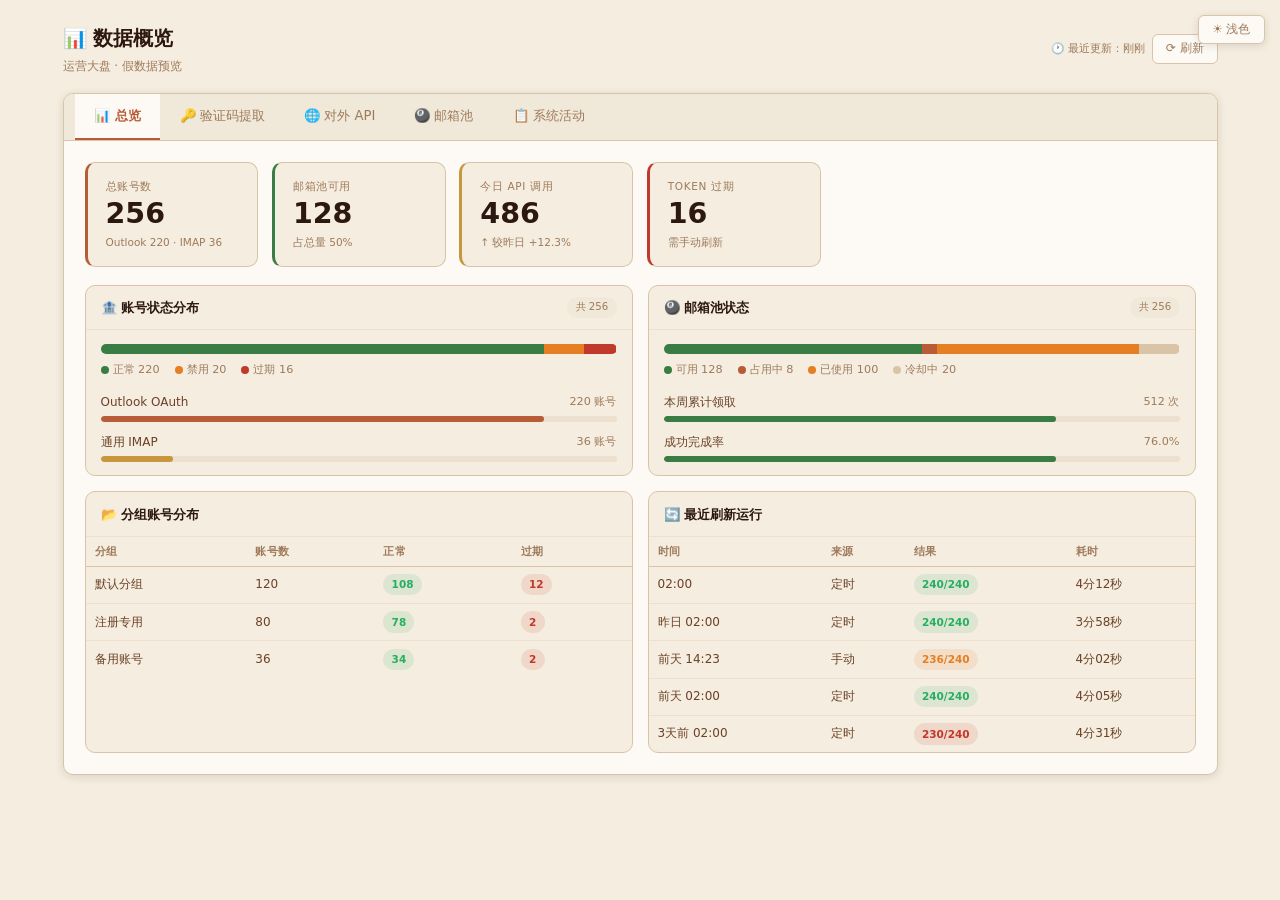
<file: preview_dashboard.html>
<!DOCTYPE html>
<html lang="zh-CN">
<head>
<meta charset="UTF-8">
<meta name="viewport" content="width=device-width, initial-scale=1.0">
<title>数据概览 — 预览样例</title>
<style>
/* ============ CSS 变量（复用现有设计系统） ============ */
:root {
  --clr-primary:       #B85C38;
  --clr-primary-dark:  #8E3E22;
  --clr-primary-light: #D4795A;
  --clr-accent:        #C8963E;
  --clr-jade:          #3A7D44;
  --clr-jade-light:    #5AA35F;
  --clr-danger:        #C0392B;
  --clr-success:       #27AE60;
  --clr-warn:          #E67E22;
  --bg:                #F5EDE0;
  --bg-card:           #FDFAF5;
  --text:              #2C1810;
  --text-secondary:    #6B4226;
  --text-muted:        #9E7A5A;
  --border:            #D9C4A8;
  --border-light:      #EDE0CE;
  --bg-secondary:      #F0E8D8;
  --shadow:            rgba(44, 24, 16, 0.12);
  --font-sans: 'PingFang SC', 'Noto Sans SC', 'Microsoft YaHei', system-ui, sans-serif;
  --radius:    10px;
  --radius-sm: 6px;
}
[data-theme="dark"] {
  --bg:           #1A1208;
  --bg-card:      #241A0F;
  --text:         #EDD9BE;
  --text-secondary: #C9A97A;
  --text-muted:   #8C7058;
  --border:       #3D2C1E;
  --border-light: #2E2014;
  --bg-secondary: #1E1609;
  --shadow:       rgba(0,0,0,0.4);
}

/* ============ Reset ============ */
*, *::before, *::after { box-sizing: border-box; margin: 0; padding: 0; }
html { font-size: 15px; height: 100%; }
body {
  font-family: var(--font-sans);
  background: var(--bg);
  color: var(--text);
  min-height: 100%;
  line-height: 1.6;
}
::-webkit-scrollbar { width: 6px; height: 6px; }
::-webkit-scrollbar-track { background: transparent; }
::-webkit-scrollbar-thumb { background: var(--border); border-radius: 3px; }

/* ============ 页面外壳 ============ */
.page-shell {
  max-width: 1200px;
  margin: 0 auto;
  padding: 1.5rem;
}
.page-header {
  display: flex;
  align-items: center;
  justify-content: space-between;
  margin-bottom: 1.2rem;
  flex-wrap: wrap;
  gap: 0.5rem;
}
.page-title {
  font-size: 1.3rem;
  font-weight: 700;
  display: flex;
  align-items: center;
  gap: 0.5rem;
}
.page-subtitle {
  font-size: 0.78rem;
  color: var(--text-muted);
  margin-top: 0.2rem;
}
.header-actions {
  display: flex;
  align-items: center;
  gap: 0.5rem;
}
.btn-sm {
  padding: 0.35rem 0.85rem;
  border: 1px solid var(--border);
  border-radius: var(--radius-sm);
  background: var(--bg-card);
  color: var(--text-muted);
  font-size: 0.8rem;
  font-family: inherit;
  cursor: pointer;
  display: inline-flex;
  align-items: center;
  gap: 0.35rem;
  transition: all 0.2s;
}
.btn-sm:hover { color: var(--clr-primary); border-color: var(--clr-primary); }
.btn-sm.active { background: var(--clr-primary); color: #fff; border-color: var(--clr-primary); }

/* ============ Tab 导航（复用 settings-tab 风格） ============ */
.overview-tab-shell {
  background: var(--bg-card);
  border: 1px solid var(--border);
  border-radius: var(--radius);
  box-shadow: 0 2px 10px var(--shadow);
  overflow: hidden;
}
.ov-tab-nav {
  display: flex;
  gap: 0;
  border-bottom: 1px solid var(--border);
  overflow-x: auto;
  background: var(--bg-secondary);
  padding: 0 0.75rem;
}
.ov-tab-nav::-webkit-scrollbar { height: 0; }
.ov-tab {
  padding: 0.85rem 1.3rem;
  background: none;
  border: none;
  border-bottom: 3px solid transparent;
  margin-bottom: -1px;
  font-size: 0.88rem;
  font-weight: 500;
  color: var(--text-muted);
  cursor: pointer;
  white-space: nowrap;
  display: flex;
  align-items: center;
  gap: 0.4rem;
  font-family: inherit;
  transition: color 0.2s, background 0.2s, border-color 0.2s;
  flex-shrink: 0;
}
.ov-tab:hover { color: var(--text); background: rgba(184,92,56,0.05); }
.ov-tab.active {
  color: var(--clr-primary);
  font-weight: 700;
  border-bottom-color: var(--clr-primary);
  background: var(--bg-card);
}
.ov-tab-pane { display: none; padding: 1.4rem; }
.ov-tab-pane.active { display: block; }

/* ============ KPI 卡片 ============ */
.kpi-row {
  display: grid;
  grid-template-columns: repeat(auto-fill, minmax(160px, 1fr));
  gap: 0.9rem;
  margin-bottom: 1.2rem;
}
.kpi-card {
  background: var(--bg);
  border: 1px solid var(--border);
  border-radius: var(--radius);
  padding: 1rem 1.2rem;
  display: flex;
  flex-direction: column;
  gap: 0.35rem;
  transition: transform 0.2s, box-shadow 0.2s;
}
.kpi-card:hover { transform: translateY(-2px); box-shadow: 0 4px 16px var(--shadow); }
.kpi-label { font-size: 0.7rem; color: var(--text-muted); text-transform: uppercase; letter-spacing: 0.06em; }
.kpi-value { font-size: 1.9rem; font-weight: 800; color: var(--text); line-height: 1; }
.kpi-note  { font-size: 0.7rem; color: var(--text-muted); }
.kpi-card.kpi-primary { border-left: 3px solid var(--clr-primary); }
.kpi-card.kpi-success { border-left: 3px solid var(--clr-jade); }
.kpi-card.kpi-danger  { border-left: 3px solid var(--clr-danger); }
.kpi-card.kpi-accent  { border-left: 3px solid var(--clr-accent); }
.kpi-card.kpi-warn    { border-left: 3px solid var(--clr-warn); }

/* ============ 两列网格 ============ */
.two-col { display: grid; grid-template-columns: 1fr 1fr; gap: 1rem; }
@media (max-width: 720px) { .two-col { grid-template-columns: 1fr; } }

/* ============ 数据卡片 ============ */
.data-card {
  background: var(--bg);
  border: 1px solid var(--border);
  border-radius: var(--radius);
  overflow: hidden;
}
.data-card-header {
  padding: 0.75rem 1rem;
  border-bottom: 1px solid var(--border-light);
  font-size: 0.88rem;
  font-weight: 600;
  color: var(--text);
  display: flex;
  align-items: center;
  gap: 0.5rem;
  justify-content: space-between;
}
.data-card-header .badge {
  font-size: 0.68rem;
  padding: 0.15rem 0.55rem;
  border-radius: 20px;
  background: var(--bg-secondary);
  color: var(--text-muted);
  font-weight: 500;
}
.data-card-body { padding: 0.9rem 1rem; }

/* ============ 进度条 ============ */
.prog-row { margin-bottom: 0.75rem; }
.prog-row:last-child { margin-bottom: 0; }
.prog-label {
  display: flex;
  align-items: center;
  justify-content: space-between;
  font-size: 0.8rem;
  margin-bottom: 0.25rem;
}
.prog-name { color: var(--text-secondary); }
.prog-val  { color: var(--text-muted); font-size: 0.75rem; }
.prog-track {
  height: 6px;
  background: var(--border-light);
  border-radius: 4px;
  overflow: hidden;
}
.prog-fill {
  height: 100%;
  border-radius: 4px;
  transition: width 0.6s ease;
}
.prog-fill.primary { background: var(--clr-primary); }
.prog-fill.jade    { background: var(--clr-jade); }
.prog-fill.accent  { background: var(--clr-accent); }
.prog-fill.danger  { background: var(--clr-danger); }
.prog-fill.warn    { background: var(--clr-warn); }

/* ============ 分段进度条（账号/池状态） ============ */
.seg-track {
  height: 10px;
  border-radius: 5px;
  overflow: hidden;
  display: flex;
  margin-bottom: 0.5rem;
}
.seg-fill { height: 100%; transition: width 0.6s; }
.seg-legend {
  display: flex;
  flex-wrap: wrap;
  gap: 0.5rem 1rem;
  font-size: 0.75rem;
  color: var(--text-muted);
}
.seg-dot {
  width: 8px; height: 8px;
  border-radius: 50%;
  display: inline-block;
  margin-right: 4px;
  vertical-align: middle;
}

/* ============ 纯 CSS 柱状图 ============ */
.bar-chart {
  display: flex;
  align-items: flex-end;
  gap: 6px;
  height: 80px;
  margin-top: 0.5rem;
}
.bar-item {
  flex: 1;
  display: flex;
  flex-direction: column;
  align-items: center;
  gap: 3px;
  min-width: 0;
}
.bar-col {
  width: 100%;
  background: var(--clr-primary);
  border-radius: 3px 3px 0 0;
  opacity: 0.75;
  transition: opacity 0.2s;
  min-height: 2px;
}
.bar-col:hover { opacity: 1; }
.bar-label {
  font-size: 0.62rem;
  color: var(--text-muted);
  white-space: nowrap;
}

/* ============ 数据表格 ============ */
.data-table {
  width: 100%;
  border-collapse: collapse;
  font-size: 0.8rem;
}
.data-table th {
  text-align: left;
  padding: 0.4rem 0.6rem;
  font-size: 0.7rem;
  text-transform: uppercase;
  letter-spacing: 0.05em;
  color: var(--text-muted);
  font-weight: 600;
  border-bottom: 1px solid var(--border);
}
.data-table td {
  padding: 0.5rem 0.6rem;
  border-bottom: 1px solid var(--border-light);
  color: var(--text-secondary);
}
.data-table tr:last-child td { border-bottom: none; }
.data-table tr:hover td { background: var(--bg-hover, rgba(184,92,56,0.04)); }

/* ============ 状态徽章 ============ */
.badge-pill {
  display: inline-flex;
  align-items: center;
  gap: 4px;
  padding: 0.15rem 0.55rem;
  border-radius: 20px;
  font-size: 0.7rem;
  font-weight: 600;
}
.badge-success { background: rgba(39,174,96,0.12); color: var(--clr-success); }
.badge-danger  { background: rgba(192,57,43,0.12); color: var(--clr-danger); }
.badge-warn    { background: rgba(230,126,34,0.12); color: var(--clr-warn); }
.badge-muted   { background: var(--bg-secondary); color: var(--text-muted); }
.badge-primary { background: rgba(184,92,56,0.12); color: var(--clr-primary); }

/* ============ 活动时间线 ============ */
.timeline { padding: 0; list-style: none; }
.tl-item {
  display: flex;
  gap: 0.75rem;
  padding: 0.5rem 0;
  border-bottom: 1px solid var(--border-light);
  align-items: flex-start;
}
.tl-item:last-child { border-bottom: none; }
.tl-icon {
  width: 28px; height: 28px;
  border-radius: 50%;
  background: var(--bg-secondary);
  display: flex; align-items: center; justify-content: center;
  font-size: 0.75rem;
  flex-shrink: 0;
}
.tl-content { flex: 1; min-width: 0; }
.tl-title { font-size: 0.8rem; color: var(--text); line-height: 1.4; }
.tl-meta  { font-size: 0.7rem; color: var(--text-muted); margin-top: 2px; }

/* ============ 空间分割 ============ */
.gap-md { margin-bottom: 1rem; }
.gap-sm { margin-bottom: 0.6rem; }

/* ============ 主题切换按钮 ============ */
#themeBtn {
  position: fixed; top: 1rem; right: 1rem;
  padding: 0.4rem 0.9rem;
  border: 1px solid var(--border);
  border-radius: var(--radius-sm);
  background: var(--bg-card);
  color: var(--text-muted);
  font-size: 0.78rem;
  font-family: inherit;
  cursor: pointer;
  z-index: 100;
  box-shadow: 0 2px 8px var(--shadow);
}
#themeBtn:hover { color: var(--clr-primary); }

/* ============ 刷新时间 ============ */
.refresh-hint {
  font-size: 0.72rem;
  color: var(--text-muted);
  display: flex;
  align-items: center;
  gap: 0.3rem;
}
</style>
</head>
<body>

<button id="themeBtn" onclick="toggleTheme()">☀ 浅色</button>

<div class="page-shell">
  <div class="page-header">
    <div>
      <div class="page-title">📊 数据概览</div>
      <div class="page-subtitle">运营大盘 · 假数据预览</div>
    </div>
    <div class="header-actions">
      <span class="refresh-hint">🕐 最近更新：刚刚</span>
      <button class="btn-sm">⟳ 刷新</button>
    </div>
  </div>

  <div class="overview-tab-shell">

    <!-- Tab 导航 -->
    <div class="ov-tab-nav">
      <button class="ov-tab active" onclick="switchTab('overview')">📊 总览</button>
      <button class="ov-tab" onclick="switchTab('verification')">🔑 验证码提取</button>
      <button class="ov-tab" onclick="switchTab('external-api')">🌐 对外 API</button>
      <button class="ov-tab" onclick="switchTab('pool')">🎱 邮箱池</button>
      <button class="ov-tab" onclick="switchTab('activity')">📋 系统活动</button>
    </div>

    <!-- ===== Tab 1: 总览 ===== -->
    <div class="ov-tab-pane active" id="tab-overview">

      <!-- KPI 行 -->
      <div class="kpi-row">
        <div class="kpi-card kpi-primary">
          <div class="kpi-label">总账号数</div>
          <div class="kpi-value">256</div>
          <div class="kpi-note">Outlook 220 · IMAP 36</div>
        </div>
        <div class="kpi-card kpi-success">
          <div class="kpi-label">邮箱池可用</div>
          <div class="kpi-value">128</div>
          <div class="kpi-note">占总量 50%</div>
        </div>
        <div class="kpi-card kpi-accent">
          <div class="kpi-label">今日 API 调用</div>
          <div class="kpi-value">486</div>
          <div class="kpi-note">↑ 较昨日 +12.3%</div>
        </div>
        <div class="kpi-card kpi-danger">
          <div class="kpi-label">Token 过期</div>
          <div class="kpi-value">16</div>
          <div class="kpi-note">需手动刷新</div>
        </div>
      </div>

      <div class="two-col">
        <!-- 账号状态分布 -->
        <div class="data-card">
          <div class="data-card-header">🏦 账号状态分布 <span class="badge">共 256</span></div>
          <div class="data-card-body">
            <div class="seg-track">
              <div class="seg-fill" style="width:85.9%;background:var(--clr-jade)"></div>
              <div class="seg-fill" style="width:7.8%;background:var(--clr-warn)"></div>
              <div class="seg-fill" style="width:6.3%;background:var(--clr-danger)"></div>
            </div>
            <div class="seg-legend">
              <span><span class="seg-dot" style="background:var(--clr-jade)"></span>正常 220</span>
              <span><span class="seg-dot" style="background:var(--clr-warn)"></span>禁用 20</span>
              <span><span class="seg-dot" style="background:var(--clr-danger)"></span>过期 16</span>
            </div>
            <div style="height:0.9rem"></div>
            <div class="prog-row">
              <div class="prog-label"><span class="prog-name">Outlook OAuth</span><span class="prog-val">220 账号</span></div>
              <div class="prog-track"><div class="prog-fill primary" style="width:85.9%"></div></div>
            </div>
            <div class="prog-row">
              <div class="prog-label"><span class="prog-name">通用 IMAP</span><span class="prog-val">36 账号</span></div>
              <div class="prog-track"><div class="prog-fill accent" style="width:14.1%"></div></div>
            </div>
          </div>
        </div>

        <!-- 邮箱池状态 -->
        <div class="data-card">
          <div class="data-card-header">🎱 邮箱池状态 <span class="badge">共 256</span></div>
          <div class="data-card-body">
            <div class="seg-track">
              <div class="seg-fill" style="width:50%;background:var(--clr-jade)"></div>
              <div class="seg-fill" style="width:3.1%;background:var(--clr-primary)"></div>
              <div class="seg-fill" style="width:39.1%;background:var(--clr-warn)"></div>
              <div class="seg-fill" style="width:7.8%;background:var(--border)"></div>
            </div>
            <div class="seg-legend">
              <span><span class="seg-dot" style="background:var(--clr-jade)"></span>可用 128</span>
              <span><span class="seg-dot" style="background:var(--clr-primary)"></span>占用中 8</span>
              <span><span class="seg-dot" style="background:var(--clr-warn)"></span>已使用 100</span>
              <span><span class="seg-dot" style="background:var(--border)"></span>冷却中 20</span>
            </div>
            <div style="height:0.9rem"></div>
            <div class="prog-row">
              <div class="prog-label"><span class="prog-name">本周累计领取</span><span class="prog-val">512 次</span></div>
              <div class="prog-track"><div class="prog-fill jade" style="width:75.98%"></div></div>
            </div>
            <div class="prog-row">
              <div class="prog-label"><span class="prog-name">成功完成率</span><span class="prog-val">76.0%</span></div>
              <div class="prog-track"><div class="prog-fill jade" style="width:76%"></div></div>
            </div>
          </div>
        </div>

        <!-- 分组概览 -->
        <div class="data-card">
          <div class="data-card-header">📂 分组账号分布</div>
          <div class="data-card-body" style="padding:0">
            <table class="data-table">
              <thead><tr><th>分组</th><th>账号数</th><th>正常</th><th>过期</th></tr></thead>
              <tbody>
                <tr><td>默认分组</td><td>120</td><td><span class="badge-pill badge-success">108</span></td><td><span class="badge-pill badge-danger">12</span></td></tr>
                <tr><td>注册专用</td><td>80</td><td><span class="badge-pill badge-success">78</span></td><td><span class="badge-pill badge-danger">2</span></td></tr>
                <tr><td>备用账号</td><td>36</td><td><span class="badge-pill badge-success">34</span></td><td><span class="badge-pill badge-danger">2</span></td></tr>
              </tbody>
            </table>
          </div>
        </div>

        <!-- Token 刷新健康度 -->
        <div class="data-card">
          <div class="data-card-header">🔄 最近刷新运行</div>
          <div class="data-card-body" style="padding:0">
            <table class="data-table">
              <thead><tr><th>时间</th><th>来源</th><th>结果</th><th>耗时</th></tr></thead>
              <tbody>
                <tr><td>02:00</td><td>定时</td><td><span class="badge-pill badge-success">240/240</span></td><td>4分12秒</td></tr>
                <tr><td>昨日 02:00</td><td>定时</td><td><span class="badge-pill badge-success">240/240</span></td><td>3分58秒</td></tr>
                <tr><td>前天 14:23</td><td>手动</td><td><span class="badge-pill badge-warn">236/240</span></td><td>4分02秒</td></tr>
                <tr><td>前天 02:00</td><td>定时</td><td><span class="badge-pill badge-success">240/240</span></td><td>4分05秒</td></tr>
                <tr><td>3天前 02:00</td><td>定时</td><td><span class="badge-pill badge-danger">230/240</span></td><td>4分31秒</td></tr>
              </tbody>
            </table>
          </div>
        </div>
      </div>

    </div><!-- /tab-overview -->

    <!-- ===== Tab 2: 验证码提取 ===== -->
    <div class="ov-tab-pane" id="tab-verification">

      <div class="kpi-row">
        <div class="kpi-card kpi-primary">
          <div class="kpi-label">近7天提取次数</div>
          <div class="kpi-value">3,421</div>
          <div class="kpi-note">日均 489 次</div>
        </div>
        <div class="kpi-card kpi-success">
          <div class="kpi-label">总体成功率</div>
          <div class="kpi-value">94.2%</div>
          <div class="kpi-note">失败 198 次</div>
        </div>
        <div class="kpi-card kpi-warn">
          <div class="kpi-label">AI 兜底次数</div>
          <div class="kpi-value">156</div>
          <div class="kpi-note">AI 成功率 87.2%</div>
        </div>
        <div class="kpi-card kpi-accent">
          <div class="kpi-label">平均提取耗时</div>
          <div class="kpi-value">2.3s</div>
          <div class="kpi-note">P95: 6.8s</div>
        </div>
      </div>

      <div class="two-col">
        <!-- 通道成功率 -->
        <div class="data-card">
          <div class="data-card-header">📡 各通道成功率</div>
          <div class="data-card-body">
            <div class="prog-row">
              <div class="prog-label"><span class="prog-name">Outlook Graph</span><span class="prog-val">96.8% · 1,824次</span></div>
              <div class="prog-track"><div class="prog-fill jade" style="width:96.8%"></div></div>
            </div>
            <div class="prog-row">
              <div class="prog-label"><span class="prog-name">通用 IMAP</span><span class="prog-val">91.2% · 1,089次</span></div>
              <div class="prog-track"><div class="prog-fill accent" style="width:91.2%"></div></div>
            </div>
            <div class="prog-row">
              <div class="prog-label"><span class="prog-name">AI 增强 (fallback)</span><span class="prog-val">87.2% · 156次</span></div>
              <div class="prog-track"><div class="prog-fill warn" style="width:87.2%"></div></div>
            </div>
          </div>
        </div>

        <!-- 通道平均耗时 -->
        <div class="data-card">
          <div class="data-card-header">⏱ 各通道平均耗时</div>
          <div class="data-card-body">
            <div class="prog-row">
              <div class="prog-label"><span class="prog-name">Outlook Graph</span><span class="prog-val">1.8s</span></div>
              <div class="prog-track"><div class="prog-fill jade" style="width:27%"></div></div>
            </div>
            <div class="prog-row">
              <div class="prog-label"><span class="prog-name">通用 IMAP</span><span class="prog-val">3.1s</span></div>
              <div class="prog-track"><div class="prog-fill accent" style="width:46%"></div></div>
            </div>
            <div class="prog-row">
              <div class="prog-label"><span class="prog-name">AI 增强 (fallback)</span><span class="prog-val">4.7s</span></div>
              <div class="prog-track"><div class="prog-fill warn" style="width:70%"></div></div>
            </div>
          </div>
        </div>

        <!-- 最近提取记录 -->
        <div class="data-card" style="grid-column: 1 / -1;">
          <div class="data-card-header">📋 最近提取记录 <span class="badge">近 10 条</span></div>
          <div class="data-card-body" style="padding:0">
            <table class="data-table">
              <thead>
                <tr><th>时间</th><th>账号</th><th>通道</th><th>验证码</th><th>耗时</th><th>状态</th></tr>
              </thead>
              <tbody>
                <tr><td>12:34:01</td><td>user01@outlook.com</td><td>Graph</td><td>831204</td><td>1.2s</td><td><span class="badge-pill badge-success">成功</span></td></tr>
                <tr><td>12:33:48</td><td>user02@hotmail.com</td><td>IMAP</td><td>–</td><td>8.3s</td><td><span class="badge-pill badge-danger">失败</span></td></tr>
                <tr><td>12:33:22</td><td>user03@outlook.com</td><td>Graph</td><td>572913</td><td>2.1s</td><td><span class="badge-pill badge-success">成功</span></td></tr>
                <tr><td>12:32:41</td><td>user04@outlook.com</td><td>Graph→AI</td><td>349821</td><td>5.9s</td><td><span class="badge-pill badge-warn">AI兜底</span></td></tr>
              </tbody>
            </table>
          </div>
        </div>
      </div>

    </div><!-- /tab-verification -->

    <!-- ===== Tab 3: 对外 API ===== -->
    <div class="ov-tab-pane" id="tab-external-api">

      <div class="kpi-row">
        <div class="kpi-card kpi-primary">
          <div class="kpi-label">今日调用量</div>
          <div class="kpi-value">486</div>
          <div class="kpi-note">↑ 较昨日 +12.3%</div>
        </div>
        <div class="kpi-card kpi-success">
          <div class="kpi-label">7 日总调用</div>
          <div class="kpi-value">3,241</div>
          <div class="kpi-note">日均 463</div>
        </div>
        <div class="kpi-card kpi-warn">
          <div class="kpi-label">活跃 API Key</div>
          <div class="kpi-value">3</div>
          <div class="kpi-note">共配置 5 个</div>
        </div>
        <div class="kpi-card kpi-accent">
          <div class="kpi-label">7 日成功率</div>
          <div class="kpi-value">96.4%</div>
          <div class="kpi-note">错误 116 次</div>
        </div>
      </div>

      <div class="two-col">
        <!-- 近7天调用量 -->
        <div class="data-card">
          <div class="data-card-header">📈 近7天日调用量（纯 CSS 柱图）</div>
          <div class="data-card-body">
            <div class="bar-chart" style="height:100px">
              <div class="bar-item"><div class="bar-col" style="height:58px"></div><div class="bar-label">4/13</div></div>
              <div class="bar-item"><div class="bar-col" style="height:72px"></div><div class="bar-label">4/14</div></div>
              <div class="bar-item"><div class="bar-col" style="height:45px"></div><div class="bar-label">4/15</div></div>
              <div class="bar-item"><div class="bar-col" style="height:85px"></div><div class="bar-label">4/16</div></div>
              <div class="bar-item"><div class="bar-col" style="height:68px"></div><div class="bar-label">4/17</div></div>
              <div class="bar-item"><div class="bar-col" style="height:90px"></div><div class="bar-label">4/18</div></div>
              <div class="bar-item"><div class="bar-col" style="height:80px;opacity:1;background:var(--clr-accent)"></div><div class="bar-label" style="color:var(--clr-accent);font-weight:700">今日</div></div>
            </div>
            <div style="text-align:center;font-size:0.7rem;color:var(--text-muted);margin-top:0.3rem">单位：次 / 日（最大值：今日 486）</div>
          </div>
        </div>

        <!-- 端点分布 -->
        <div class="data-card">
          <div class="data-card-header">🔗 端点调用分布</div>
          <div class="data-card-body">
            <div class="prog-row">
              <div class="prog-label"><span class="prog-name">/external/messages</span><span class="prog-val">42%</span></div>
              <div class="prog-track"><div class="prog-fill primary" style="width:42%"></div></div>
            </div>
            <div class="prog-row">
              <div class="prog-label"><span class="prog-name">/external/verification-code</span><span class="prog-val">38%</span></div>
              <div class="prog-track"><div class="prog-fill accent" style="width:38%"></div></div>
            </div>
            <div class="prog-row">
              <div class="prog-label"><span class="prog-name">/external/pool/claim</span><span class="prog-val">15%</span></div>
              <div class="prog-track"><div class="prog-fill jade" style="width:15%"></div></div>
            </div>
            <div class="prog-row">
              <div class="prog-label"><span class="prog-name">/external/wait-message</span><span class="prog-val">5%</span></div>
              <div class="prog-track"><div class="prog-fill warn" style="width:5%"></div></div>
            </div>
          </div>
        </div>

        <!-- 调用方排名 -->
        <div class="data-card" style="grid-column:1/-1">
          <div class="data-card-header">📊 调用方排名（今日）</div>
          <div class="data-card-body" style="padding:0">
            <table class="data-table">
              <thead><tr><th>调用方</th><th>Key名称</th><th>今日调用</th><th>7日总计</th><th>成功率</th><th>最近调用</th></tr></thead>
              <tbody>
                <tr><td>bot-register</td><td>注册机器人</td><td>242</td><td>1,680</td><td><span class="badge-pill badge-success">97.1%</span></td><td>1分前</td></tr>
                <tr><td>verify-agent</td><td>验证代理</td><td>178</td><td>1,200</td><td><span class="badge-pill badge-success">95.5%</span></td><td>3分前</td></tr>
                <tr><td>manual-test</td><td>手动测试</td><td>66</td><td>361</td><td><span class="badge-pill badge-warn">89.4%</span></td><td>28分前</td></tr>
              </tbody>
            </table>
          </div>
        </div>
      </div>

    </div><!-- /tab-external-api -->

    <!-- ===== Tab 4: 邮箱池 ===== -->
    <div class="ov-tab-pane" id="tab-pool">

      <div class="kpi-row">
        <div class="kpi-card kpi-success">
          <div class="kpi-label">可用账号</div>
          <div class="kpi-value">128</div>
          <div class="kpi-note">占比 50%</div>
        </div>
        <div class="kpi-card kpi-primary">
          <div class="kpi-label">当前占用中</div>
          <div class="kpi-value">8</div>
          <div class="kpi-note">最长 4分12秒</div>
        </div>
        <div class="kpi-card kpi-warn">
          <div class="kpi-label">7 日 Claim 次数</div>
          <div class="kpi-value">512</div>
          <div class="kpi-note">日均 73 次</div>
        </div>
        <div class="kpi-card kpi-accent">
          <div class="kpi-label">成功完成率</div>
          <div class="kpi-value">76.0%</div>
          <div class="kpi-note">389/512</div>
        </div>
        <div class="kpi-card kpi-success">
          <div class="kpi-label">项目维度复用率</div>
          <div class="kpi-value">23.4%</div>
          <div class="kpi-note">120次 已复用</div>
        </div>
      </div>

      <div class="two-col">
        <!-- 操作分布 -->
        <div class="data-card">
          <div class="data-card-header">📦 7日操作分布</div>
          <div class="data-card-body">
            <div class="prog-row">
              <div class="prog-label"><span class="prog-name">Claim（领取）</span><span class="prog-val">512 次</span></div>
              <div class="prog-track"><div class="prog-fill primary" style="width:100%"></div></div>
            </div>
            <div class="prog-row">
              <div class="prog-label"><span class="prog-name">Complete Success（成功完成）</span><span class="prog-val">389 次</span></div>
              <div class="prog-track"><div class="prog-fill jade" style="width:76%"></div></div>
            </div>
            <div class="prog-row">
              <div class="prog-label"><span class="prog-name">Complete Fail（失败完成）</span><span class="prog-val">45 次</span></div>
              <div class="prog-track"><div class="prog-fill danger" style="width:8.8%"></div></div>
            </div>
            <div class="prog-row">
              <div class="prog-label"><span class="prog-name">Release（主动释放）</span><span class="prog-val">78 次</span></div>
              <div class="prog-track"><div class="prog-fill warn" style="width:15.2%"></div></div>
            </div>
            <div class="prog-row">
              <div class="prog-label"><span class="prog-name">Expire（租约超时）</span><span class="prog-val">12 次</span></div>
              <div class="prog-track"><div class="prog-fill accent" style="width:2.3%"></div></div>
            </div>
          </div>
        </div>

        <!-- 项目维度统计 -->
        <div class="data-card">
          <div class="data-card-header">🗂 项目维度使用（Top 5）</div>
          <div class="data-card-body" style="padding:0">
            <table class="data-table">
              <thead><tr><th>项目Key</th><th>使用账号</th><th>成功</th><th>复用率</th></tr></thead>
              <tbody>
                <tr><td>proj-alpha</td><td>58</td><td>46</td><td>35.7%</td></tr>
                <tr><td>proj-beta</td><td>42</td><td>31</td><td>26.2%</td></tr>
                <tr><td>proj-gamma</td><td>30</td><td>22</td><td>18.3%</td></tr>
                <tr><td>proj-delta</td><td>20</td><td>15</td><td>10.0%</td></tr>
                <tr><td>(无项目Key)</td><td>92</td><td>71</td><td>—</td></tr>
              </tbody>
            </table>
          </div>
        </div>

        <!-- 最近 Claim 操作 -->
        <div class="data-card" style="grid-column:1/-1">
          <div class="data-card-header">🕐 最近邮箱池操作</div>
          <div class="data-card-body" style="padding:0">
            <table class="data-table">
              <thead><tr><th>时间</th><th>账号</th><th>操作</th><th>调用方</th><th>项目Key</th><th>结果</th></tr></thead>
              <tbody>
                <tr><td>12:34</td><td>user01@outlook.com</td><td>complete</td><td>bot-register</td><td>proj-alpha</td><td><span class="badge-pill badge-success">success</span></td></tr>
                <tr><td>12:33</td><td>user05@hotmail.com</td><td>claim</td><td>verify-agent</td><td>proj-beta</td><td><span class="badge-pill badge-muted">进行中</span></td></tr>
                <tr><td>12:31</td><td>user08@outlook.com</td><td>release</td><td>bot-register</td><td>proj-alpha</td><td><span class="badge-pill badge-warn">释放</span></td></tr>
                <tr><td>12:28</td><td>user12@hotmail.com</td><td>complete</td><td>verify-agent</td><td>proj-gamma</td><td><span class="badge-pill badge-danger">fail</span></td></tr>
              </tbody>
            </table>
          </div>
        </div>
      </div>

    </div><!-- /tab-pool -->

    <!-- ===== Tab 5: 系统活动 ===== -->
    <div class="ov-tab-pane" id="tab-activity">

      <div class="kpi-row">
        <div class="kpi-card kpi-primary">
          <div class="kpi-label">近24h 审计操作</div>
          <div class="kpi-value">1,042</div>
          <div class="kpi-note">涉及 8 种操作类型</div>
        </div>
        <div class="kpi-card kpi-success">
          <div class="kpi-label">Telegram 推送</div>
          <div class="kpi-value">312</div>
          <div class="kpi-note">成功率 99.0%</div>
        </div>
        <div class="kpi-card kpi-accent">
          <div class="kpi-label">Email 通知</div>
          <div class="kpi-value">48</div>
          <div class="kpi-note">成功率 100%</div>
        </div>
        <div class="kpi-card kpi-warn">
          <div class="kpi-label">Webhook 推送</div>
          <div class="kpi-value">156</div>
          <div class="kpi-note">失败 12 次</div>
        </div>
      </div>

      <div class="two-col">
        <!-- 通知推送状态 -->
        <div class="data-card">
          <div class="data-card-header">🔔 通知推送健康</div>
          <div class="data-card-body">
            <div class="prog-row">
              <div class="prog-label"><span class="prog-name">Telegram</span><span class="prog-val">99.0%</span></div>
              <div class="prog-track"><div class="prog-fill jade" style="width:99%"></div></div>
            </div>
            <div class="prog-row">
              <div class="prog-label"><span class="prog-name">邮件通知 (SMTP)</span><span class="prog-val">100%</span></div>
              <div class="prog-track"><div class="prog-fill jade" style="width:100%"></div></div>
            </div>
            <div class="prog-row">
              <div class="prog-label"><span class="prog-name">Webhook</span><span class="prog-val">92.3%</span></div>
              <div class="prog-track"><div class="prog-fill warn" style="width:92.3%"></div></div>
            </div>
          </div>
        </div>

        <!-- 审计操作分布 -->
        <div class="data-card">
          <div class="data-card-header">📋 近24h 操作类型分布</div>
          <div class="data-card-body">
            <div class="prog-row">
              <div class="prog-label"><span class="prog-name">外部API调用</span><span class="prog-val">486 次</span></div>
              <div class="prog-track"><div class="prog-fill primary" style="width:46.6%"></div></div>
            </div>
            <div class="prog-row">
              <div class="prog-label"><span class="prog-name">邮箱池操作</span><span class="prog-val">320 次</span></div>
              <div class="prog-track"><div class="prog-fill accent" style="width:30.7%"></div></div>
            </div>
            <div class="prog-row">
              <div class="prog-label"><span class="prog-name">账号变更</span><span class="prog-val">180 次</span></div>
              <div class="prog-track"><div class="prog-fill jade" style="width:17.3%"></div></div>
            </div>
            <div class="prog-row">
              <div class="prog-label"><span class="prog-name">系统设置</span><span class="prog-val">56 次</span></div>
              <div class="prog-track"><div class="prog-fill warn" style="width:5.4%"></div></div>
            </div>
          </div>
        </div>

        <!-- 最近活动时间线 -->
        <div class="data-card" style="grid-column:1/-1">
          <div class="data-card-header">🕐 最近系统活动</div>
          <div class="data-card-body" style="padding:0.9rem 1rem">
            <ul class="timeline">
              <li class="tl-item"><div class="tl-icon">✅</div><div class="tl-content"><div class="tl-title">账号 user01@outlook.com 验证码提取成功 <span class="badge-pill badge-success">831204</span></div><div class="tl-meta">12:34:01 · Graph 通道 · 1.2s</div></div></li>
              <li class="tl-item"><div class="tl-icon">🎱</div><div class="tl-content"><div class="tl-title">邮箱池 complete → user01@outlook.com <span class="badge-pill badge-success">success</span></div><div class="tl-meta">12:34:00 · 调用方 bot-register · 项目 proj-alpha</div></div></li>
              <li class="tl-item"><div class="tl-icon">📬</div><div class="tl-content"><div class="tl-title">Telegram 推送：user03@outlook.com 新邮件（来自 Amazon）</div><div class="tl-meta">12:33:51 · 推送成功</div></div></li>
              <li class="tl-item"><div class="tl-icon">🔑</div><div class="tl-content"><div class="tl-title">外部 API 调用 /external/verification-code <span class="badge-pill badge-danger">404 账号不存在</span></div><div class="tl-meta">12:33:48 · 调用方 verify-agent · IP 192.168.1.42</div></div></li>
              <li class="tl-item"><div class="tl-icon">🎱</div><div class="tl-content"><div class="tl-title">邮箱池 claim → user05@hotmail.com <span class="badge-pill badge-muted">进行中</span></div><div class="tl-meta">12:33:01 · 调用方 verify-agent · 项目 proj-beta</div></div></li>
              <li class="tl-item"><div class="tl-icon">⚙️</div><div class="tl-content"><div class="tl-title">系统设置变更：verification_ai_enabled → true</div><div class="tl-meta">12:20:14 · IP 192.168.0.1</div></div></li>
              <li class="tl-item"><div class="tl-icon">🔄</div><div class="tl-content"><div class="tl-title">定时 Token 刷新完成 <span class="badge-pill badge-success">240/240</span></div><div class="tl-meta">02:04:12 · 耗时 4分12秒</div></div></li>
            </ul>
          </div>
        </div>
      </div>

    </div><!-- /tab-activity -->

  </div><!-- /overview-tab-shell -->
</div><!-- /page-shell -->

<script>
  function switchTab(id) {
    document.querySelectorAll('.ov-tab').forEach(t => t.classList.remove('active'));
    document.querySelectorAll('.ov-tab-pane').forEach(p => p.classList.remove('active'));
    document.getElementById('tab-' + id).classList.add('active');
    event.currentTarget.classList.add('active');
  }

  function toggleTheme() {
    const isDark = document.documentElement.getAttribute('data-theme') === 'dark';
    document.documentElement.setAttribute('data-theme', isDark ? '' : 'dark');
    document.getElementById('themeBtn').textContent = isDark ? '☀ 浅色' : '🌙 深色';
  }
</script>
</body>
</html>
</file>
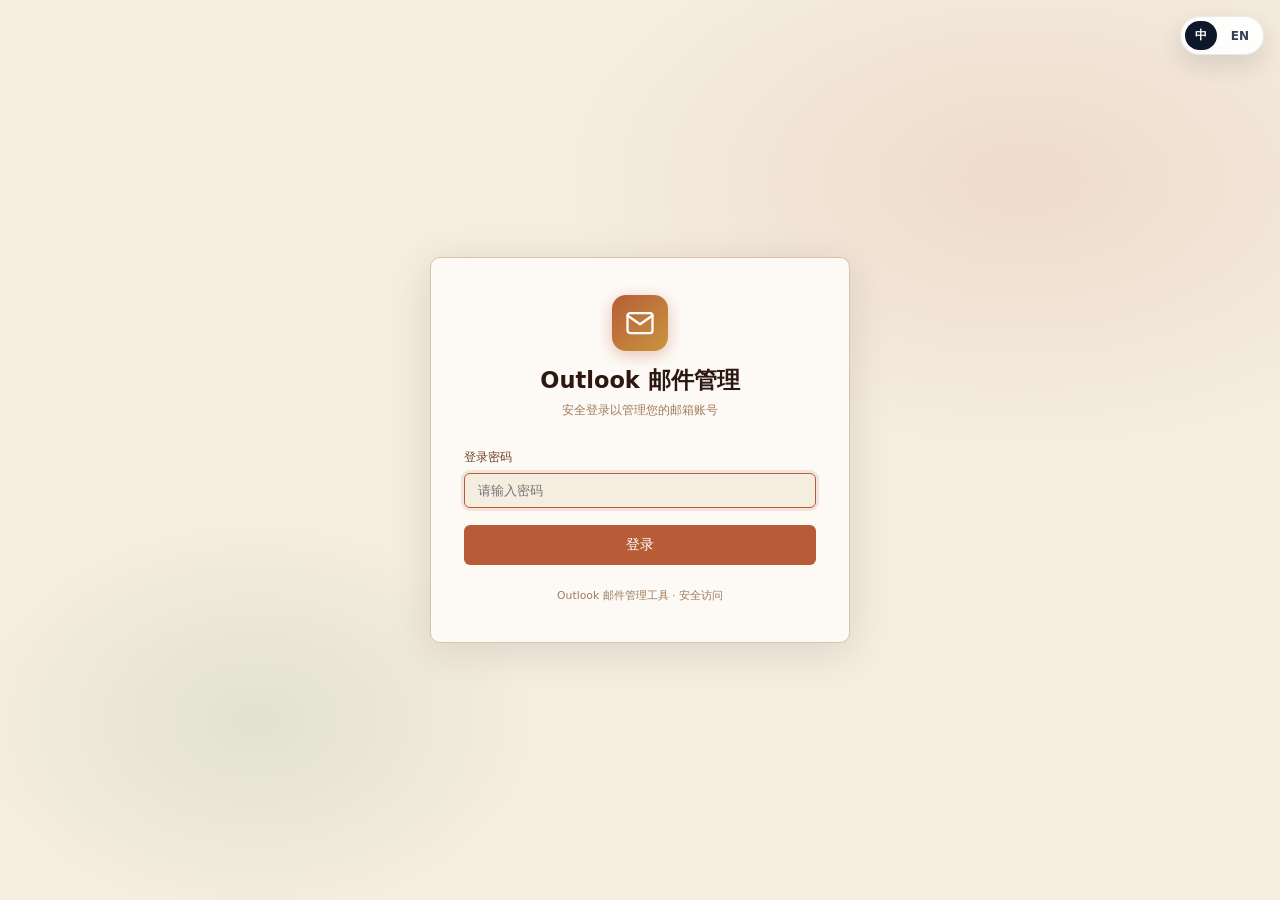
<file: templates/login.html>
<!DOCTYPE html>
<html lang="zh-CN">
<head>
    <meta charset="UTF-8">
    <meta name="viewport" content="width=device-width, initial-scale=1.0">
    <title>登录 - Outlook 邮件管理</title>
    <link rel="icon" type="image/png" href="/img/ico.png">
    <link rel="stylesheet" href="/static/css/main.css">
    <style>
        body { margin: 0; }
    </style>
</head>
<body>
    <div id="auth-page">
        <div class="auth-card">
            <div class="auth-logo">
                <div class="logo-icon"><svg viewBox="0 0 24 24" fill="none" stroke="currentColor" stroke-width="1.8" stroke-linecap="round" stroke-linejoin="round"><path d="M4 4h16c1.1 0 2 .9 2 2v12c0 1.1-.9 2-2 2H4c-1.1 0-2-.9-2-2V6c0-1.1.9-2 2-2z"/><polyline points="22,6 12,13 2,6"/></svg></div>
                <h1>Outlook 邮件管理</h1>
                <p>安全登录以管理您的邮箱账号</p>
            </div>

            <div id="errorMessage" class="form-error" style="display:none; margin-bottom:1rem; padding:0.7rem 1rem; background:rgba(192,57,43,0.08); border:1px solid rgba(192,57,43,0.2); border-radius:var(--radius-sm);"></div>

            <form id="loginForm" onsubmit="handleLogin(event)">
                <div class="form-group">
                    <label class="form-label" for="password">登录密码</label>
                    <input type="password" class="form-input" id="password" placeholder="请输入密码" autofocus required>
                </div>
                <button type="submit" class="btn btn-primary" id="loginBtn" style="width:100%; padding:0.7rem; font-size:0.95rem; display:flex; align-items:center; justify-content:center; gap:0.4rem;">登录</button>
            </form>

            <p style="text-align:center; font-size:0.72rem; color:var(--text-muted); margin-top:1.5rem;">
                Outlook 邮件管理工具 · 安全访问
            </p>
        </div>
    </div>

    <script src="/static/js/i18n.js"></script>
    <script>
        const loginBtn = document.getElementById('loginBtn');

        function setLoginBtnLoading(loading) {
            if (loading) {
                loginBtn.disabled = true;
                loginBtn.classList.add('btn-loading');
                loginBtn.innerHTML =
                    '<span class="spinner"></span><span>' + translateAppText('登录中...') + '</span>';
            } else {
                loginBtn.disabled = false;
                loginBtn.classList.remove('btn-loading');
                loginBtn.textContent = translateAppText('登录');
            }
        }

        function showLoginError(text) {
            const errorMessage = document.getElementById('errorMessage');
            errorMessage.textContent = text;
            errorMessage.style.display = 'block';
        }

        async function handleLogin(event) {
            event.preventDefault();
            const password = document.getElementById('password').value;
            const pickApiMessage = window.pickApiMessage || ((payload, zh) => zh);
            const translateText = window.translateAppText || ((text) => text);

            if (!password) {
                showLoginError(translateText('请输入密码'));
                return;
            }

            setLoginBtnLoading(true);
            document.getElementById('errorMessage').style.display = 'none';

            try {
                const response = await fetch('/login', {
                    method: 'POST',
                    headers: { 'Content-Type': 'application/json' },
                    body: JSON.stringify({ password })
                });
                const data = await response.json();

                if (data.success) {
                    // 成功：保持按钮禁用（防止重复提交），直接跳转
                    loginBtn.innerHTML = '<span class="spinner"></span><span>' + translateText('登录中...') + '</span>';
                    window.location.href = '/';
                } else {
                    const msg = (data.error && typeof data.error === 'object')
                        ? pickApiMessage(data.error, '登录失败', 'Login failed')
                        : translateText(data.error || '登录失败');
                    showLoginError(msg);
                    setLoginBtnLoading(false);
                }
            } catch (error) {
                showLoginError(translateText('网络错误，请重试'));
                setLoginBtnLoading(false);
            }
        }

        document.getElementById('password').addEventListener('keypress', function(e) {
            if (e.key === 'Enter') {
                document.getElementById('loginForm').dispatchEvent(new Event('submit'));
            }
        });
    </script>
</body>
</html>
</file>
<file: static/css/main.css>
/* ============================================================
   Outlook 邮件管理 — 现代国风设计系统
   主色：砖红 / 墨绿 / 金黄 / 宣纸米白
   ============================================================ */

/* ---------- CSS 变量 ---------- */
:root {
  --clr-primary:        #B85C38;
  --clr-primary-dark:   #8E3E22;
  --clr-primary-light:  #D4795A;
  --clr-accent:         #C8963E;
  --clr-jade:           #3A7D44;
  --clr-jade-light:     #5AA35F;
  --clr-danger:         #C0392B;
  --clr-success:        #27AE60;
  --clr-warn:           #E67E22;

  --bg:                 #F5EDE0;
  --bg-card:            #FDFAF5;
  --bg-sidebar:         #2C1A0E;
  --text:               #2C1810;
  --text-secondary:     #6B4226;
  --text-muted:         #9E7A5A;
  --border:             #D9C4A8;
  --border-light:       #EDE0CE;
  --bg-hover:           rgba(184,92,56,0.06);
  --bg-secondary:       #F0E8D8;
  --shadow:             rgba(44, 24, 16, 0.12);

  --font-sans: 'PingFang SC', 'Noto Sans SC', 'Microsoft YaHei', system-ui, -apple-system, sans-serif;
  --font-mono: 'JetBrains Mono', Consolas, 'Courier New', monospace;

  --radius:     10px;
  --radius-sm:  6px;
  --transition: 0.22s ease;
  --sidebar-w:  220px;
}

[data-theme="dark"] {
  --bg:             #1A1208;
  --bg-card:        #241A0F;
  --bg-sidebar:     #120C04;
  --text:           #EDD9BE;
  --text-secondary: #C9A97A;
  --text-muted:     #8C7058;
  --border:         #3D2C1E;
  --border-light:   #2E2014;
  --bg-hover:        rgba(184,92,56,0.1);
  --bg-secondary:    #1E1609;
  --shadow:         rgba(0, 0, 0, 0.4);
}

/* ---------- Reset ---------- */
*, *::before, *::after { box-sizing: border-box; margin: 0; padding: 0; }
html { font-size: 15px; scroll-behavior: smooth; height: 100%; }
body {
  font-family: var(--font-sans);
  background: var(--bg);
  color: var(--text);
  height: 100%;
  overflow: hidden;
  transition: background var(--transition), color var(--transition);
  line-height: 1.6;
}
a { color: var(--clr-primary); text-decoration: none; }
a:hover { text-decoration: underline; }
button { cursor: pointer; font-family: inherit; }

/* 全局 Emoji 替换为 SVG 图标的统一样式 */
.emoji-svg {
  width: 1em;
  height: 1em;
  flex-shrink: 0;
  vertical-align: -0.125em;
  display: inline-block;
  margin-right: 0.25em;
}
button .emoji-svg { pointer-events: none; }
.btn .emoji-svg,
.btn-inline .emoji-svg,
.sort-btn .emoji-svg,
.email-tab .emoji-svg,
.btn-icon .emoji-svg,
.hamburger-btn .emoji-svg { margin-right: 0; }
.card-title .emoji-svg,
h3 .emoji-svg,
h1 .emoji-svg,
h5 .emoji-svg,
h6 .emoji-svg,
strong .emoji-svg { margin-right: 0.1rem; }
.empty-icon .emoji-svg { width: 2.2em; height: 2.2em; margin-right: 0; }
input, textarea, select { font-family: inherit; }

::-webkit-scrollbar { width: 6px; height: 6px; }
::-webkit-scrollbar-track { background: transparent; }
::-webkit-scrollbar-thumb { background: var(--border); border-radius: 3px; }

/* ---------- 全局布局 ---------- */
#app { display: flex; height: 100%; overflow: hidden; }

/* ===== 登录页 ===== */
#auth-page {
  flex: 1; display: flex; align-items: center; justify-content: center;
  min-height: 100vh; background: var(--bg); position: relative; overflow: hidden;
}
#auth-page::before {
  content: ''; position: absolute; inset: 0; pointer-events: none;
  background:
    radial-gradient(ellipse 60% 50% at 80% 20%, rgba(184, 92, 56, 0.12) 0%, transparent 60%),
    radial-gradient(ellipse 40% 40% at 20% 80%, rgba(58, 125, 68, 0.10) 0%, transparent 55%);
}
.auth-card {
  background: var(--bg-card); border: 1px solid var(--border); border-radius: var(--radius);
  padding: 2.5rem 2.2rem; width: 100%; max-width: 420px;
  box-shadow: 0 8px 40px var(--shadow); position: relative; z-index: 1;
}
.auth-logo { text-align: center; margin-bottom: 1.8rem; }
.auth-logo .logo-icon {
  width: 56px; height: 56px;
  background: linear-gradient(135deg, var(--clr-primary), var(--clr-accent));
  border-radius: 14px; display: inline-flex; align-items: center; justify-content: center;
  font-size: 1.6rem; margin-bottom: 0.7rem;
  box-shadow: 0 4px 16px rgba(184,92,56,0.35);
  color: #fff;
}
.auth-logo .logo-icon svg { width: 30px; height: 30px; display: block; }
.auth-logo h1 { font-size: 1.5rem; font-weight: 700; color: var(--text); }
.auth-logo p  { font-size: 0.82rem; color: var(--text-muted); margin-top: 0.2rem; }

/* ===== Sidebar ===== */
#main-layout { display: flex; flex: 1; height: 100%; overflow: hidden; }

.sidebar {
  width: var(--sidebar-w); height: 100%; background: var(--bg-sidebar);
  display: flex; flex-direction: column; flex-shrink: 0;
  position: sticky; top: 0; overflow-y: auto;
  transition: width 0.25s ease;
}
.sidebar-logo {
  padding: 1.4rem 1.2rem 1rem; border-bottom: 1px solid rgba(255,255,255,0.07);
  display: flex; align-items: center; gap: 0.7rem;
}
.sidebar-logo .logo-mark {
  width: 36px; height: 36px;
  background: linear-gradient(135deg, var(--clr-primary), var(--clr-accent));
  border-radius: 9px; display: flex; align-items: center; justify-content: center;
  font-size: 1.1rem; flex-shrink: 0;
  color: #fff;
}
.sidebar-logo .logo-mark svg { width: 20px; height: 20px; display: block; }
.sidebar-logo span { font-size: 1.05rem; font-weight: 700; color: #FAEBD7; letter-spacing: 0.02em; }
.sidebar-logo small { display: block; font-size: 0.65rem; color: rgba(250,235,215,0.45); margin-top: -2px; }

.sidebar-nav { flex: 1; padding: 0.8rem 0; overflow-y: auto; overflow-x: hidden; min-height: 0; }
.nav-section {
  padding: 0.5rem 1rem 0.2rem; font-size: 0.68rem; font-weight: 600;
  letter-spacing: 0.1em; color: rgba(250,235,215,0.35); text-transform: uppercase;
}
.nav-item {
  display: flex; align-items: center; gap: 0.65rem;
  padding: 0.55rem 1.2rem; font-size: 0.875rem;
  color: rgba(250,235,215,0.65); border: none; background: none;
  width: 100%; text-align: left; cursor: pointer; border-radius: 0;
  transition: color var(--transition), background var(--transition); position: relative;
}
.nav-item:hover { color: #FAEBD7; background: rgba(255,255,255,0.06); }
.nav-item.active { color: #FAEBD7; background: rgba(184,92,56,0.22); }
.nav-item.active::before {
  content: ''; position: absolute; left: 0; top: 0; bottom: 0;
  width: 3px; background: var(--clr-primary); border-radius: 0 2px 2px 0;
}
.nav-item .nav-icon {
  width: 18px; height: 18px; flex-shrink: 0;
  display: inline-flex; align-items: center; justify-content: center;
  color: currentColor;
}
.nav-item .nav-icon svg { width: 18px; height: 18px; display: block; }

.sidebar-bottom { padding: 0.8rem 1rem; border-top: 1px solid rgba(255,255,255,0.07); margin-top: auto; }
.user-chip {
  display: flex; align-items: center; gap: 0.6rem;
  padding: 0.5rem 0.7rem; background: rgba(255,255,255,0.06);
  border-radius: var(--radius-sm); margin-bottom: 0.5rem;
}
.user-avatar {
  width: 30px; height: 30px;
  background: linear-gradient(135deg, var(--clr-primary), var(--clr-accent));
  border-radius: 50%; display: flex; align-items: center; justify-content: center;
  font-size: 0.8rem; color: white; flex-shrink: 0;
}
.user-chip-info { overflow: hidden; }
.user-chip-name { font-size: 0.8rem; color: #FAEBD7; font-weight: 500; white-space: nowrap; overflow: hidden; text-overflow: ellipsis; }
.user-chip-role { font-size: 0.65rem; color: rgba(250,235,215,0.4); }

.btn-logout {
  width: 100%; padding: 0.45rem;
  background: rgba(184,92,56,0.2); border: 1px solid rgba(184,92,56,0.35);
  border-radius: var(--radius-sm); color: rgba(250,235,215,0.7); font-size: 0.78rem;
  margin-top: 0.7rem; transition: all var(--transition);
}
.btn-logout:hover { background: rgba(184,92,56,0.35); color: #FAEBD7; }
.btn-theme {
  width: 100%; padding: 0.45rem;
  background: rgba(255,255,255,0.06); border: 1px solid rgba(255,255,255,0.1);
  border-radius: var(--radius-sm); color: rgba(250,235,215,0.55); font-size: 0.78rem;
  transition: all var(--transition);
  display: flex; align-items: center; justify-content: center; gap: 0.4rem;
}
.btn-theme:hover { background: rgba(255,255,255,0.12); color: #FAEBD7; }
.btn-theme .theme-icon-sun,
.btn-theme .theme-icon-moon { width: 15px; height: 15px; flex-shrink: 0; }
/* 默认（浅色）：显示月亮（提示可切换到深色）；深色模式：显示太阳 */
.btn-theme .theme-icon-moon { display: block; }
.btn-theme .theme-icon-sun { display: none; }
[data-theme="dark"] .btn-theme .theme-icon-moon { display: none; }
[data-theme="dark"] .btn-theme .theme-icon-sun { display: block; }

/* ===== Content Area ===== */
.content { flex: 1; display: flex; flex-direction: column; min-width: 0; overflow: hidden; height: 100%; }

.topbar {
  background: var(--bg-card); border-bottom: 1px solid var(--border);
  padding: 0.8rem 1.8rem; display: flex; align-items: center;
  justify-content: space-between; gap: 1rem; flex-shrink: 0;
}
.topbar-left { display: flex; align-items: center; gap: 0.5rem; min-width: 0; }
.topbar-title { font-size: 1.05rem; font-weight: 700; color: var(--text); }
.topbar-subtitle { font-size: 0.78rem; color: var(--text-muted); margin-top: 0.05rem; }
#topbar-actions { display: flex; align-items: center; gap: 0.5rem; flex-wrap: wrap; }
#topbar-actions.topbar-actions-compact { gap: 0.75rem; }

.btn-inline {
  display: inline-flex; align-items: center; justify-content: center;
  min-height: 34px; padding: 0.45rem 0.9rem;
  border-radius: 999px; border: 1px solid var(--border);
  background: var(--bg-card); color: var(--text-secondary);
  font-size: 0.82rem; font-weight: 600; line-height: 1;
  transition: all var(--transition); white-space: nowrap;
}
.btn-inline:hover:not(:disabled) { background: var(--border-light); color: var(--text); text-decoration: none; }
.btn-inline.ghost { background: transparent; }
.btn-inline.primary {
  background: var(--clr-primary);
  border-color: var(--clr-primary);
  color: #fff;
}
.btn-inline.primary:hover:not(:disabled) { background: var(--clr-primary-dark); border-color: var(--clr-primary-dark); }

.mailbox-view-switcher {
  display: inline-flex;
  align-items: center;
  padding: 0.2rem;
  border-radius: 999px;
  background: var(--border-light);
  border: 1px solid var(--border);
}

.mode-switch .mode-pill {
  border: none;
  background: transparent;
  color: var(--text-muted);
  padding: 0.45rem 0.95rem;
  border-radius: 999px;
  font-size: 0.8rem;
  font-weight: 600;
  transition: all var(--transition);
}
.mode-switch .mode-pill.active {
  background: var(--bg-card);
  color: var(--clr-primary);
  box-shadow: 0 1px 4px rgba(44, 24, 16, 0.08);
}

.page { flex: 1; padding: 1.8rem; overflow-y: auto; }
.page.page-no-padding { padding: 0; overflow: hidden; }
.page.page-workspace { padding: 0; overflow: hidden; }
.page-hidden { display: none !important; }

#page-mailbox {
  display: flex;
  flex-direction: column;
  min-height: 0;
}

#mailboxStandardLayout,
#mailboxCompactLayout {
  flex: 1;
  min-height: 0;
}

/* ===== Workspace 公共样式 (新布局系统) ===== */
.workspace {
  display: flex;
  height: 100%;
  gap: 0;
}
.workspace-panel {
  display: flex;
  flex-direction: column;
  overflow: hidden;
}
.workspace-resizer {
  width: 4px;
  flex-shrink: 0;
  cursor: col-resize;
  background: transparent;
  position: relative;
  z-index: 5;
  transition: background 0.2s;
}
.workspace-resizer:hover,
.workspace-resizer.active {
  background: var(--clr-primary);
}
.workspace-resizer::after {
  content: '';
  position: absolute;
  top: 0;
  bottom: 0;
  left: -3px;
  right: -3px;
}

/* Workspace 具体布局 - mailbox 三栏 */
.workspace.workspace-mailbox {
  height: calc(100vh - 52px);
}

/* ===== 三栏主布局（账号管理页）- 兼容旧类名（已弃用，仅保留过渡兼容） ===== */
/* NOTE: 新代码应使用 .workspace.workspace-mailbox，此段将在后续版本移除 */
.mailbox-layout { display: flex; height: calc(100vh - 52px); gap: 0; }

.groups-column {
  width: 220px; flex-shrink: 0; background: var(--bg-card);
  border-right: 1px solid var(--border); display: flex; flex-direction: column; overflow: hidden;
}
.accounts-column {
  width: 280px; flex-shrink: 0; background: var(--bg);
  border-right: 1px solid var(--border); display: flex; flex-direction: column; overflow: hidden;
}
.emails-column {
  flex: 1; display: flex; flex-direction: column; min-width: 0; overflow: hidden;
}

/* Resize handles - 兼容旧类名（已弃用，新代码应使用 .workspace-resizer） */
.resize-handle {
  width: 4px; flex-shrink: 0; cursor: col-resize; background: transparent;
  position: relative; z-index: 5; transition: background 0.2s;
}
.resize-handle:hover, .resize-handle.active {
  background: var(--clr-primary);
}
.resize-handle::after {
  content: ''; position: absolute; top: 0; bottom: 0; left: -3px; right: -3px;
}

.column-header {
  padding: 0.8rem 1rem; border-bottom: 1px solid var(--border-light);
  display: flex; align-items: center; justify-content: space-between; gap: 0.5rem;
  flex-shrink: 0;
}
.column-title { font-size: 0.9rem; font-weight: 600; color: var(--text); }
.accounts-column .column-title { min-width: 0; }
.accounts-column #currentGroupName { overflow: hidden; text-overflow: ellipsis; white-space: nowrap; }
.column-search {
  padding: 0.5rem 1rem; border-bottom: 1px solid var(--border-light); flex-shrink: 0;
}
.column-search input {
  width: 100%; padding: 0.45rem 0.7rem; background: var(--bg);
  border: 1px solid var(--border); border-radius: var(--radius-sm);
  color: var(--text); font-size: 0.82rem; outline: none;
  transition: border-color var(--transition), box-shadow var(--transition);
}
.column-search input:focus {
  border-color: var(--clr-primary); box-shadow: 0 0 0 3px rgba(184,92,56,0.15);
}
.column-body { flex: 1; overflow-y: auto; }

/* ===== 通用组件 ===== */
.card {
  background: var(--bg-card); border: 1px solid var(--border);
  border-radius: var(--radius); box-shadow: 0 2px 10px var(--shadow);
}
.card-header {
  padding: 1rem 1.3rem; border-bottom: 1px solid var(--border-light);
  display: flex; align-items: center; justify-content: space-between;
  flex-wrap: wrap; gap: 0.5rem;
}
.card-title {
  font-size: 0.95rem; font-weight: 600; color: var(--text);
  display: flex; align-items: center; gap: 0.5rem;
}
.card-body { padding: 1.3rem; }

/* stat-cards (Dashboard) */
.stat-grid {
  display: grid; grid-template-columns: repeat(auto-fill, minmax(180px, 1fr));
  gap: 1rem; margin-bottom: 1.5rem;
}
.stat-card {
  background: var(--bg-card); border: 1px solid var(--border); border-radius: var(--radius);
  padding: 1.1rem 1.3rem; display: flex; flex-direction: column; gap: 0.4rem;
  transition: transform var(--transition), box-shadow var(--transition);
}
.stat-card:hover { transform: translateY(-2px); box-shadow: 0 4px 16px var(--shadow); }
.stat-label { font-size: 0.72rem; color: var(--text-muted); text-transform: uppercase; letter-spacing: 0.06em; }
.stat-value { font-size: 1.8rem; font-weight: 700; color: var(--text); line-height: 1; }
.stat-note  { font-size: 0.72rem; color: var(--text-muted); }
.stat-card.stat-success { border-left: 3px solid var(--clr-jade); }
.stat-card.stat-danger  { border-left: 3px solid var(--clr-danger); }
.stat-card.stat-accent  { border-left: 3px solid var(--clr-accent); }

/* Dashboard 两列布局 */
.dashboard-grid { display: grid; grid-template-columns: 1fr 1fr; gap: 1.2rem; }
.dashboard-grid .card { overflow: hidden; }
.dashboard-list { list-style: none; }
.dashboard-list li {
  padding: 0.6rem 1rem; border-bottom: 1px solid var(--border-light);
  display: flex; align-items: center; justify-content: space-between;
  font-size: 0.85rem;
}
.dashboard-list li:last-child { border-bottom: none; }

/* 按钮 */
.btn {
  display: inline-flex; align-items: center; gap: 0.4rem;
  padding: 0.5rem 1rem; border-radius: var(--radius-sm);
  font-size: 0.85rem; font-weight: 500; border: none;
  transition: all var(--transition); white-space: nowrap; cursor: pointer;
}
.btn:disabled { opacity: 0.5; cursor: not-allowed; }
.btn-primary { background: var(--clr-primary); color: white; }
.btn-primary:hover:not(:disabled) { background: var(--clr-primary-dark); }
.btn:active:not(:disabled) { transform: translateY(1px); }
.btn-loading { position: relative; pointer-events: none; }
.btn-loading .spinner {
  display: inline-block; width: 14px; height: 14px;
  border: 2px solid rgba(255,255,255,0.4); border-top-color: #fff;
  border-radius: 50%; animation: spin 0.7s linear infinite;
  vertical-align: -2px; margin-right: 6px; flex-shrink: 0;
}
@keyframes spin { to { transform: rotate(360deg); } }
.btn-success { background: var(--clr-jade); color: white; }
.btn-success:hover:not(:disabled) { background: #2D6035; }
.btn-accent  { background: var(--clr-accent); color: white; }
.btn-accent:hover:not(:disabled)  { background: #A67E3A; }
.btn-danger  { background: var(--clr-danger); color: white; }
.btn-danger:hover:not(:disabled)  { background: #992B20; }
.btn-ghost {
  background: transparent; color: var(--text-secondary); border: 1px solid var(--border);
}
.btn-ghost:hover:not(:disabled) { background: var(--border-light); color: var(--text); }
.btn-sm { padding: 0.3rem 0.7rem; font-size: 0.78rem; }
.btn-icon { padding: 0.4rem; font-size: 0.9rem; background: none; border: none; color: var(--text-muted); border-radius: var(--radius-sm); }
.btn-icon:hover { background: var(--border-light); color: var(--text); }
/* 桌面端隐藏「展开分组」按钮，仅在平板断点显示 */
.btn-toggle-groups { display: none; }

/* 移动端返回按钮：桌面/平板默认隐藏，移动端由下钻层级 class 控制显示 */
.mobile-back-btn { display: none; }
.btn-icon.tg-push-active { color: #0088cc; filter: drop-shadow(0 0 2px #0088cc66); }
.tg-push-tag { background-color: #0088cc !important; color: white !important; cursor: pointer; font-size: 0.7rem; padding: 1px 6px; border-radius: 3px; transition: opacity 0.2s; }
.tg-push-tag:hover { opacity: 0.8; }

/* 表单 */
.form-group { margin-bottom: 1.1rem; }
.form-label { display: block; font-size: 0.82rem; font-weight: 500; color: var(--text-secondary); margin-bottom: 0.4rem; }
.form-input {
  display: block; width: 100%; padding: 0.6rem 0.85rem;
  background: var(--bg); border: 1px solid var(--border); border-radius: var(--radius-sm);
  color: var(--text); font-size: 0.88rem; outline: none;
  transition: border-color var(--transition), box-shadow var(--transition);
}
.form-input:focus { border-color: var(--clr-primary); box-shadow: 0 0 0 3px rgba(184,92,56,0.15); }
.form-select {
  display: block; width: 100%; padding: 0.6rem 0.85rem;
  background: var(--bg); border: 1px solid var(--border); border-radius: var(--radius-sm);
  color: var(--text); font-size: 0.88rem; outline: none;
  transition: border-color var(--transition), box-shadow var(--transition);
}
.form-select:focus { border-color: var(--clr-primary); box-shadow: 0 0 0 3px rgba(184,92,56,0.15); }
textarea.form-input {
  min-height: 160px; resize: vertical; font-family: 'Courier New', monospace; font-size: 0.82rem;
}
.form-hint { font-size: 0.72rem; color: var(--text-muted); margin-top: 0.3rem; }
.form-error { font-size: 0.72rem; color: var(--clr-danger); margin-top: 0.3rem; }

/* Color Picker */
.color-picker-group { display: flex; flex-wrap: wrap; gap: 6px; margin-bottom: 0.5rem; }
.color-option {
  width: 28px; height: 28px; border-radius: 50%; cursor: pointer;
  border: 2px solid transparent; transition: transform 0.15s, border-color 0.15s;
}
.color-option:hover { transform: scale(1.15); }
.color-option.selected { border-color: var(--text); transform: scale(1.15); }
.custom-color-row { display: flex; align-items: center; gap: 8px; margin-top: 0.5rem; }
.custom-color-input { width: 36px; height: 30px; border: 1px solid var(--border); border-radius: var(--radius-sm); cursor: pointer; padding: 0; }
.custom-color-label { font-size: 0.8rem; color: var(--text-secondary); }
.custom-color-hex { width: 90px; padding: 4px 8px; border: 1px solid var(--border); border-radius: var(--radius-sm); font-size: 0.82rem; color: var(--text); background: var(--bg); }

/* Badge */
.badge {
  display: inline-flex; align-items: center; gap: 0.3rem;
  padding: 0.2rem 0.55rem; border-radius: 100px; font-size: 0.7rem; font-weight: 600;
}
.badge-green { background: rgba(58,125,68,0.15); color: var(--clr-jade); }
.badge-red   { background: rgba(192,57,43,0.15); color: var(--clr-danger); }
.badge-gold  { background: rgba(200,150,62,0.15); color: var(--clr-accent); }
.badge-gray  { background: rgba(0,0,0,0.07); color: var(--text-muted); }
[data-theme="dark"] .badge-gray { background: rgba(255,255,255,0.08); }
.badge-count {
  display: inline-flex; align-items: center; justify-content: center;
  min-width: 20px; height: 20px; padding: 0 5px;
  border-radius: 10px; font-size: 0.68rem; font-weight: 600;
  background: var(--border-light); color: var(--text-muted);
}

/* ===== 分组列表 ===== */
.group-item {
  display: flex; align-items: center; gap: 0.7rem;
  padding: 0.6rem 1rem; cursor: pointer;
  transition: background var(--transition); border-left: 3px solid transparent;
}
.group-item:hover { background: rgba(184,92,56,0.06); }
.group-item.active {
  background: rgba(184,92,56,0.1); border-left-color: var(--clr-primary);
}
.group-color-dot {
  width: 10px; height: 10px; border-radius: 50%; flex-shrink: 0;
}
.group-name { flex: 1; font-size: 0.85rem; color: var(--text); overflow: hidden; text-overflow: ellipsis; white-space: nowrap; }
.group-count { font-size: 0.72rem; color: var(--text-muted); flex-shrink: 0; }
.group-actions { display: flex; gap: 2px; opacity: 0; transition: opacity var(--transition); }
.group-item:hover .group-actions { opacity: 1; }

/* ===== 账号列表（卡片式） ===== */
.account-card {
  margin: 0.5rem 0.6rem; padding: 0.8rem 1rem;
  background: var(--bg-card); border: 1px solid var(--border); border-radius: var(--radius);
  cursor: pointer; transition: border-color var(--transition), box-shadow var(--transition), transform var(--transition);
  position: relative; overflow: hidden;
}
.account-card::before {
  content: ''; position: absolute; top: 0; left: 0; right: 0; height: 3px;
  background: linear-gradient(90deg, var(--clr-primary), var(--clr-accent));
  opacity: 0; transition: opacity var(--transition);
}
.account-card:hover { border-color: var(--clr-primary-light); box-shadow: 0 4px 16px rgba(184,92,56,0.12); transform: translateY(-1px); }
.account-card:hover::before { opacity: 1; }
.account-card.active { border-color: var(--clr-primary); background: rgba(184,92,56,0.04); }
.account-card.active::before { opacity: 1; }

.account-card-top { display: flex; align-items: flex-start; gap: 0.7rem; }
.account-avatar {
  width: 36px; height: 36px; border-radius: 50%; flex-shrink: 0;
  background: linear-gradient(135deg, var(--clr-accent), var(--clr-primary));
  display: flex; align-items: center; justify-content: center;
  font-size: 0.85rem; color: white; font-weight: 600;
}
.account-info { flex: 1; min-width: 0; }
.account-email {
  font-family: var(--font-mono);
  font-size: 0.8rem;
  color: var(--clr-primary);
  font-weight: 600;
  white-space: nowrap;
  overflow: hidden;
  text-overflow: ellipsis;
}
.account-group-name { font-size: 0.72rem; color: var(--text-muted); margin-top: 0.15rem; }
.account-token-badge { position: absolute; top: 0.6rem; right: 0.6rem; }

.account-card-bottom {
  display: flex; align-items: center; justify-content: space-between;
  margin-top: 0.6rem; padding-top: 0.5rem; border-top: 1px solid var(--border-light);
  font-size: 0.72rem; color: var(--text-muted);
}
.account-meta { display: flex; align-items: center; gap: 0.5rem; }
.account-api-tag {
  padding: 0.1rem 0.4rem; border-radius: 3px; font-size: 0.65rem; font-weight: 600;
  background: rgba(184,92,56,0.08); color: var(--clr-primary);
}
.account-provider-tag {
  padding: 0.1rem 0.4rem; border-radius: 3px; font-size: 0.65rem; font-weight: 600;
  background: rgba(0,0,0,0.06); color: var(--text-muted);
}
[data-theme="dark"] .account-provider-tag { background: rgba(255,255,255,0.08); color: var(--text-secondary); }
.account-actions {
  display: flex; gap: 2px; opacity: 0; transition: opacity var(--transition);
}
.account-card:hover .account-actions { opacity: 1; }
.account-select-checkbox { margin-right: 0.3rem; }

.accounts-column.is-narrow .account-card { padding: 0.7rem 0.8rem; }
.accounts-column.is-narrow .account-card-bottom { font-size: 0.7rem; }

/* 账号列极窄时：仅保留头像，隐藏复杂信息，避免挤压变形 */
.accounts-column.is-compact .account-card {
  padding: 0.55rem;
  margin: 0.45rem 0.5rem;
}
.accounts-column.is-compact .account-card::before { display: none; }
.accounts-column.is-compact .account-token-badge { display: none; }
.accounts-column.is-compact .account-info { display: none; }
.accounts-column.is-compact .account-card-bottom { display: none; }
.accounts-column.is-compact .account-card-top { justify-content: center; gap: 0; }
.accounts-column.is-compact .account-avatar { width: 40px; height: 40px; font-size: 0.95rem; }
.accounts-column.is-compact .account-select-checkbox {
  position: absolute;
  top: 8px;
  left: 8px;
  margin: 0;
  opacity: 0;
}
.accounts-column.is-compact .account-card:hover .account-select-checkbox,
.accounts-column.is-compact .account-select-checkbox:checked { opacity: 1; }

/* 账号列表分页控件 */
.account-pagination {
  display: flex;
  align-items: center;
  justify-content: center;
  gap: 0.75rem;
  padding: 0.8rem 1rem 1rem;
  border-top: 1px solid var(--border);
  background: var(--bg-secondary);
  position: sticky;
  bottom: 0;
  z-index: 2;
}

.account-pagination .page-btn {
  display: inline-flex;
  align-items: center;
  justify-content: center;
  width: 2rem;
  height: 2rem;
  border: 1px solid var(--border);
  border-radius: var(--radius-sm);
  background: var(--bg-card);
  color: var(--text-primary);
  font-size: 0.85rem;
  cursor: pointer;
  transition: all 0.15s ease;
  flex-shrink: 0;
}
.account-pagination .page-btn:hover:not(:disabled) {
  background: var(--clr-primary);
  color: #fff;
  border-color: var(--clr-primary);
}
.account-pagination .page-btn:disabled {
  opacity: 0.35;
  cursor: not-allowed;
}
.account-pagination .page-info {
  font-size: 0.75rem;
  color: var(--text-muted);
  white-space: nowrap;
  flex: 1;
  text-align: center;
  min-width: 0;
}

/* 批量操作栏 */
.batch-action-bar {
  padding: 0.6rem 1rem; background: var(--bg-card); border-top: 1px solid var(--border);
  display: flex; align-items: center; gap: 0.5rem; flex-shrink: 0; flex-wrap: wrap;
}
.batch-action-bar .btn { font-size: 0.78rem; padding: 0.3rem 0.6rem; }

/* ===== Mailbox Compact Mode ===== */
.mailbox-compact-layout {
  display: none;
  padding: 1rem 1.2rem 1.2rem;
  overflow: auto;
  background: linear-gradient(180deg, rgba(253,250,245,0.92), rgba(245,237,224,0.98));
}
[data-theme="dark"] .mailbox-compact-layout {
  background: linear-gradient(180deg, rgba(36,26,15,0.94), rgba(26,18,8,0.98));
}
.compact-board {
  min-height: 100%;
  display: flex;
  flex-direction: column;
  gap: 0.9rem;
  background: var(--bg-card);
  border: 1px solid var(--border);
  border-radius: 16px;
  box-shadow: 0 8px 30px rgba(44, 24, 16, 0.08);
  padding: 1rem;
}
.board-toolbar {
  display: flex;
  align-items: center;
  justify-content: space-between;
  gap: 0.8rem;
  flex-wrap: wrap;
}
.toolbar-left,
.toolbar-right {
  display: flex;
  align-items: center;
  gap: 0.6rem;
  flex-wrap: wrap;
}
.toolbar-meta {
  font-size: 0.83rem;
  color: var(--text-secondary);
}
.group-strip {
  display: flex;
  align-items: stretch;
  gap: 0.6rem;
  overflow-x: auto;
  padding-bottom: 0.2rem;
}
.group-chip {
  min-width: 180px;
  text-align: left;
  padding: 0.75rem 0.9rem;
  border: 1px solid var(--border);
  border-radius: 14px;
  background: var(--bg);
  color: var(--text);
  transition: all var(--transition);
}
.group-chip:hover {
  border-color: var(--clr-primary-light);
  transform: translateY(-1px);
}
.group-chip.active {
  border-color: var(--clr-primary);
  background: rgba(184,92,56,0.08);
  box-shadow: 0 3px 10px rgba(184,92,56,0.12);
}
.group-chip-name {
  display: block;
  font-size: 0.84rem;
  font-weight: 700;
}
.group-chip-meta {
  display: block;
  margin-top: 0.18rem;
  font-size: 0.72rem;
  color: var(--text-muted);
}
.mail-list-wrap {
  display: flex;
  flex-direction: column;
  min-height: 0;
  border: 1px solid var(--border-light);
  border-radius: 14px;
  overflow: hidden;
  background: var(--bg);
}
.mail-head,
.mail-row {
  display: grid;
  grid-template-columns: 54px minmax(220px, 1.2fr) minmax(130px, 0.7fr) minmax(260px, 1.4fr) minmax(160px, 1fr) minmax(150px, 0.8fr);
  gap: 0.75rem;
  align-items: center;
}
.mail-head {
  padding: 0.75rem 0.9rem;
  background: var(--bg-card);
  border-bottom: 1px solid var(--border-light);
  font-size: 0.72rem;
  font-weight: 700;
  color: var(--text-muted);
}
.compact-header-cell-selection,
.select-cell {
  display: flex;
  align-items: center;
  justify-content: center;
}
.mail-rows {
  display: flex;
  flex-direction: column;
  min-height: 0;
}
.mail-row {
  padding: 0.8rem 0.9rem;
  border-bottom: 1px solid var(--border-light);
  background: transparent;
}
.mail-row:last-child {
  border-bottom: none;
}
.mail-row.is-selected {
  background: rgba(184,92,56,0.06);
}
.mail-card-button,
.code-button,
.pull-button,
.menu-button {
  border: 1px solid var(--border);
  background: var(--bg-card);
  color: var(--text);
  border-radius: 10px;
  transition: all var(--transition);
}
.mail-card-button {
  width: 100%;
  padding: 0.7rem 0.8rem;
  text-align: left;
}
.mail-card-button:hover,
.code-button:hover,
.pull-button:hover,
.menu-button:hover {
  border-color: var(--clr-primary-light);
  background: rgba(184,92,56,0.06);
}
.mail-address {
  display: block;
  font-family: var(--font-mono);
  font-size: 0.8rem;
  font-weight: 700;
  color: var(--clr-primary);
  word-break: break-all;
}
.mail-meta,
.snippet-meta {
  margin-top: 0.22rem;
  font-size: 0.72rem;
  color: var(--text-muted);
}
.snippet-subject {
  font-size: 0.82rem;
  font-weight: 600;
  color: var(--text);
  overflow: hidden;
  text-overflow: ellipsis;
  white-space: nowrap;
}
.code-button {
  min-width: 100%;
  padding: 0.55rem 0.7rem;
  font-family: var(--font-mono);
  font-size: 0.8rem;
  font-weight: 700;
}
.code-button.empty {
  color: var(--text-muted);
  font-weight: 500;
}
.tag-list {
  display: flex;
  flex-wrap: wrap;
  gap: 0.35rem;
}
.tag-chip {
  display: inline-flex;
  align-items: center;
  padding: 0.18rem 0.55rem;
  border-radius: 999px;
  background: var(--border-light);
  color: var(--text-secondary);
  font-size: 0.7rem;
  font-weight: 600;
}
.tag-chip.muted {
  opacity: 0.75;
}
.compact-actions {
  display: flex;
  align-items: center;
  justify-content: flex-end;
  gap: 0.4rem;
}
.pull-button,
.menu-button {
  min-height: 34px;
  padding: 0.45rem 0.75rem;
  font-size: 0.77rem;
  font-weight: 600;
}
.action-menu {
  position: relative;
}
.action-menu[open] .menu-button,
.action-menu[open] summary.btn-inline {
  border-color: var(--clr-primary);
  background: rgba(184,92,56,0.08);
}
.action-menu summary {
  list-style: none;
}
.action-menu summary::-webkit-details-marker {
  display: none;
}
.menu-panel {
  position: absolute;
  right: 0;
  top: calc(100% + 0.4rem);
  min-width: 150px;
  display: flex;
  flex-direction: column;
  padding: 0.35rem;
  border: 1px solid var(--border);
  border-radius: 12px;
  background: var(--bg-card);
  box-shadow: 0 10px 24px rgba(44, 24, 16, 0.16);
  z-index: 20;
}
.menu-item {
  display: block;
  width: 100%;
  padding: 0.5rem 0.65rem;
  border: none;
  background: transparent;
  border-radius: 8px;
  text-align: left;
  color: var(--text);
  font-size: 0.78rem;
}
.menu-item:hover {
  background: var(--bg-hover);
}
.menu-item.danger {
  color: var(--clr-danger);
}
.compact-state-block {
  padding: 2rem 1rem;
}
.compact-empty-inline {
  padding: 0.4rem 0;
  font-size: 0.8rem;
  color: var(--text-muted);
}
.empty-state-lite {
  text-align: center;
  color: var(--text-muted);
}
.batch-bar {
  display: flex;
  align-items: center;
  justify-content: space-between;
  gap: 0.75rem;
  flex-wrap: wrap;
  padding: 0.85rem 0.2rem 0.1rem;
}
.batch-info {
  font-size: 0.8rem;
  color: var(--text-secondary);
}
.batch-actions {
  display: flex;
  align-items: center;
  gap: 0.5rem;
  flex-wrap: wrap;
}

/* ===== 邮件列表 ===== */
.email-tabs {
  display: flex; border-bottom: 1px solid var(--border); flex-shrink: 0;
}
.email-tab {
  padding: 0.6rem 1.2rem; font-size: 0.85rem; font-weight: 500;
  color: var(--text-muted); background: none; border: none;
  border-bottom: 2px solid transparent; cursor: pointer;
  transition: color var(--transition), border-color var(--transition);
}
.email-tab.active { color: var(--clr-primary); border-bottom-color: var(--clr-primary); }
.email-tab .tab-count {
  margin-left: 0.3rem; padding: 0.1rem 0.4rem; border-radius: 8px;
  font-size: 0.68rem; background: var(--clr-danger); color: white;
}

.email-item {
  display: flex; align-items: flex-start; gap: 0.9rem;
  padding: 0.85rem 1.2rem; border-bottom: 1px solid var(--border-light);
  cursor: pointer; transition: background var(--transition);
}
.email-item:last-child { border-bottom: none; }
.email-item:hover { background: rgba(184,92,56,0.05); }
.email-item.active { background: rgba(184,92,56,0.08); }
.email-item.unread { background: rgba(184,92,56,0.04); }
.email-item.unread .email-from { font-weight: 700; }

.email-avatar {
  width: 38px; height: 38px; border-radius: 50%; flex-shrink: 0;
  background: linear-gradient(135deg, var(--clr-accent), var(--clr-primary));
  display: flex; align-items: center; justify-content: center;
  font-size: 1rem; color: white;
}
.email-meta { flex: 1; min-width: 0; }
.email-from { font-size: 0.85rem; font-weight: 600; color: var(--text); white-space: nowrap; overflow: hidden; text-overflow: ellipsis; }
.email-subject { font-size: 0.82rem; color: var(--text-secondary); white-space: nowrap; overflow: hidden; text-overflow: ellipsis; margin-top: 0.1rem; }
.email-preview { font-size: 0.75rem; color: var(--text-muted); white-space: nowrap; overflow: hidden; text-overflow: ellipsis; margin-top: 0.1rem; }
.email-time { font-size: 0.72rem; color: var(--text-muted); white-space: nowrap; flex-shrink: 0; margin-top: 0.1rem; }
.email-unread-dot {
  width: 8px; height: 8px; border-radius: 50%; background: var(--clr-primary);
  flex-shrink: 0; margin-top: 0.3rem;
}

/* 邮件详情 */
#emailDetailSection {
  flex: 1; display: flex; flex-direction: column; min-height: 0; overflow: hidden;
}
.email-detail-container { flex: 1; overflow-y: auto; background: var(--bg-card); }
.email-detail-header { padding: 1.3rem; border-bottom: 1px solid var(--border); }
.email-subject-big { font-size: 1.1rem; font-weight: 700; margin-bottom: 0.7rem; color: var(--text); }
.email-info-row { display: flex; gap: 0.4rem; font-size: 0.82rem; color: var(--text-secondary); flex-wrap: wrap; align-items: center; }
.email-info-row strong { color: var(--text); }
.email-body-frame {
  width: 100%; border: none; min-height: 400px; background: white;
  border-radius: 0 0 var(--radius-sm) var(--radius-sm);
}
.email-body-text {
  padding: 1.3rem; font-size: 0.88rem; white-space: pre-wrap;
  color: var(--text); line-height: 1.8; font-family: var(--font-mono);
}
.email-detail-toolbar {
  padding: 0.6rem 1rem; border-bottom: 1px solid var(--border-light);
  display: flex; align-items: center; gap: 0.5rem;
  background: var(--bg-card); flex-shrink: 0; position: sticky; top: 0; z-index: 2;
}
.email-detail-toolbar .btn { font-size: 0.78rem; }

/* 验证码高亮框 */
.verification-code-box {
  margin: 0.8rem 1.3rem; padding: 1rem 1.2rem;
  background: rgba(58,125,68,0.08); border: 1px solid rgba(58,125,68,0.25);
  border-radius: var(--radius); display: flex; align-items: center;
  justify-content: space-between; gap: 1rem;
}
.verification-code {
  font-size: 1.8rem; font-weight: 700; font-family: var(--font-mono);
  color: var(--clr-jade); letter-spacing: 0.15em;
}

/* ===== 邮箱卡片网格 ===== */
.mailbox-grid {
  display: grid; grid-template-columns: repeat(auto-fill, minmax(280px, 1fr)); gap: 1rem;
}
.mailbox-card {
  background: var(--bg-card); border: 1px solid var(--border); border-radius: var(--radius);
  padding: 1.1rem 1.2rem; cursor: pointer;
  transition: border-color var(--transition), box-shadow var(--transition), transform var(--transition);
  position: relative; overflow: hidden;
}
.mailbox-card::before {
  content: ''; position: absolute; top: 0; left: 0; right: 0; height: 3px;
  background: linear-gradient(90deg, var(--clr-primary), var(--clr-accent));
  opacity: 0; transition: opacity var(--transition);
}
.mailbox-card:hover { border-color: var(--clr-primary); box-shadow: 0 4px 20px rgba(184,92,56,0.15); transform: translateY(-2px); }
.mailbox-card:hover::before { opacity: 1; }
.mailbox-address { font-family: var(--font-mono); font-size: 0.82rem; color: var(--clr-primary); font-weight: 600; word-break: break-all; }
.mailbox-stats { font-size: 0.76rem; color: var(--text-muted); margin-top: 0.4rem; }
.mailbox-actions { display: flex; gap: 0.5rem; margin-top: 0.8rem; flex-wrap: wrap; }

/* ===== 进度条（全量刷新） ===== */
.refresh-progress-bar {
  background: var(--bg-card); border-bottom: 1px solid var(--border);
  padding: 0.6rem 1.8rem; display: flex; align-items: center; gap: 1rem;
  font-size: 0.82rem; color: var(--text-secondary);
}
.refresh-progress-bar .progress-track {
  flex: 1; height: 8px; background: var(--border-light); border-radius: 4px; overflow: hidden;
}
.refresh-progress-bar .progress-fill {
  height: 100%; background: linear-gradient(90deg, var(--clr-jade), var(--clr-jade-light));
  border-radius: 4px; transition: width 0.3s ease;
}
.refresh-progress-bar .progress-text { font-size: 0.78rem; white-space: nowrap; }

/* ===== Toast ===== */
#toast-container {
  position: fixed; bottom: 1.5rem; right: 1.5rem; z-index: 9999;
  display: flex; flex-direction: column; gap: 0.5rem; pointer-events: none;
}
.toast {
  min-width: 220px; max-width: 340px; padding: 0.7rem 1rem;
  background: var(--bg-card); border: 1px solid var(--border); border-radius: var(--radius-sm);
  box-shadow: 0 4px 20px var(--shadow); font-size: 0.84rem; color: var(--text);
  display: flex; align-items: center; gap: 0.6rem;
  pointer-events: auto; animation: slideIn 0.25s ease;
  border-left: 3px solid var(--clr-primary);
}
.toast.success { border-left-color: var(--clr-success); }
.toast.error   { border-left-color: var(--clr-danger); }
.toast.warn    { border-left-color: var(--clr-warn); }
@keyframes slideIn {
  from { transform: translateX(30px); opacity: 0; }
  to   { transform: translateX(0);    opacity: 1; }
}

/* ===== Modal ===== */
.modal-overlay {
  position: fixed; inset: 0; background: rgba(0,0,0,0.45);
  display: flex; align-items: center; justify-content: center;
  z-index: 1000; padding: 1rem; backdrop-filter: blur(2px);
}
/* .modal as overlay (existing modals.html pattern) */
.modal {
  position: fixed; top: 0; left: 0; right: 0; bottom: 0; width: 100%; height: 100%;
  background: rgba(0,0,0,0.45);
  display: none; align-items: center; justify-content: center;
  z-index: 1000; padding: 1rem; backdrop-filter: blur(2px);
}
.modal.show { display: flex; }
.modal-content, .modal > .modal-box {
  background: var(--bg-card); border: 1px solid var(--border); border-radius: var(--radius);
  padding: 1.8rem; max-width: 560px; width: 100%; margin: 0 auto;
  box-shadow: 0 12px 60px var(--shadow); position: relative; max-height: 90vh; overflow-y: auto;
}
.modal-header { display: flex; align-items: center; justify-content: space-between; margin-bottom: 1rem; }
.modal-header h3 { font-size: 1.05rem; font-weight: 700; color: var(--text); margin: 0; }
.modal-title { font-size: 1.05rem; font-weight: 700; margin-bottom: 1.2rem; color: var(--text); }
.modal-close {
  position: absolute; top: 1rem; right: 1rem;
  background: none; border: none; font-size: 1.2rem;
  color: var(--text-muted); cursor: pointer; line-height: 1;
  transition: color var(--transition);
}
.modal-close:hover { color: var(--text); }
.modal-body { margin-bottom: 1rem; }
.modal-footer {
  display: flex; justify-content: flex-end; gap: 0.6rem; margin-top: 1.3rem;
  padding-top: 1rem; border-top: 1px solid var(--border-light);
}

/* Fullscreen Email Modal */
.fullscreen-email-modal {
  position: fixed; inset: 0; background: var(--bg-card); z-index: 2000;
  display: none; flex-direction: column;
}
.fullscreen-email-modal.show { display: flex; }
.fullscreen-email-header {
  display: flex; align-items: center; justify-content: space-between;
  padding: 1rem 1.5rem; border-bottom: 1px solid var(--border);
  background: var(--bg-card);
}
.fullscreen-email-title { font-size: 1rem; font-weight: 600; color: var(--text); overflow: hidden; text-overflow: ellipsis; white-space: nowrap; }
.fullscreen-close-btn {
  background: none; border: none; font-size: 1.5rem; color: var(--text-muted);
  cursor: pointer; padding: 0.2rem 0.5rem; border-radius: var(--radius-sm);
  transition: background var(--transition);
}
.fullscreen-close-btn:hover { background: var(--bg-hover); color: var(--text); }
.fullscreen-email-content { flex: 1; overflow-y: auto; padding: 1.5rem; }
.fullscreen-email-content iframe { width: 100%; border: none; }

/* Utilities */
.text-muted { color: var(--text-muted); }
.hidden { display: none !important; }
.show { display: block !important; }

/* ===== Missing Component Styles ===== */

/* Buttons — secondary/warning */
.btn-secondary {
  background: var(--bg); color: var(--text-secondary); border: 1px solid var(--border);
}
.btn-secondary:hover:not(:disabled) { background: var(--border-light); color: var(--text); }
.btn-warning { background: var(--clr-warn); color: white; }
.btn-warning:hover:not(:disabled) { background: #CF6D11; }

/* Email checkbox */
.email-checkbox-wrapper {
  display: flex; align-items: center; justify-content: center;
  width: 28px; flex-shrink: 0; cursor: pointer;
}
.email-checkbox { width: 16px; height: 16px; cursor: pointer; accent-color: var(--clr-primary); }

/* Email detail view */
.email-detail-subject { font-size: 1.1rem; font-weight: 700; color: var(--text); margin-bottom: 0.8rem; }
.email-detail-meta { font-size: 0.82rem; color: var(--text-secondary); }
.email-detail-meta-row { display: flex; gap: 0.6rem; align-items: baseline; margin-bottom: 0.35rem; }
.email-detail-meta-label { font-weight: 600; color: var(--text-muted); min-width: 50px; flex-shrink: 0; }
.email-detail-meta-value { color: var(--text); word-break: break-all; }
.email-detail-body { padding: 1rem; }
.email-detail-body iframe { width: 100%; border: none; min-height: 300px; }
#emailBodyFrame { width: 100%; border: none; min-height: 300px; background: #fff; }

/* Sort buttons */
.sort-btn {
  padding: 0.3rem 0.7rem; font-size: 0.78rem; border-radius: var(--radius-sm);
  background: var(--bg); border: 1px solid var(--border); color: var(--text-secondary);
  cursor: pointer; transition: all var(--transition);
}
.sort-btn:hover { border-color: var(--clr-primary-light); color: var(--clr-primary); }
.sort-btn.active {
  background: var(--clr-primary); border-color: var(--clr-primary); color: white;
}

/* Folder tabs */
.folder-tab {
  padding: 0.45rem 1rem; font-size: 0.82rem; border: 1px solid var(--border);
  border-radius: var(--radius-sm); background: var(--bg); color: var(--text-secondary);
  cursor: pointer; transition: all var(--transition);
}
.folder-tab.active { background: var(--clr-primary); border-color: var(--clr-primary); color: white; }

/* Refresh button */
.refresh-btn {
  padding: 0.45rem 0.9rem; font-size: 0.82rem; border-radius: var(--radius-sm);
  background: var(--clr-jade); border: none; color: white; cursor: pointer;
  transition: all var(--transition);
}
.refresh-btn:hover:not(:disabled) { background: #2D6035; }
.refresh-btn:disabled { opacity: 0.6; cursor: not-allowed; }

/* Error detail modal content */
.error-card {
  background: var(--bg); border: 1px solid var(--border); border-radius: var(--radius-sm);
  padding: 1rem; margin-bottom: 0.8rem;
}
.error-card-title { font-size: 0.88rem; font-weight: 600; color: var(--text); margin-bottom: 0.4rem; }
.error-message-box {
  background: rgba(192,57,43,0.06); border: 1px solid rgba(192,57,43,0.2);
  border-radius: var(--radius-sm); padding: 0.6rem 0.8rem;
  font-family: var(--font-mono); font-size: 0.78rem; color: var(--clr-danger);
  word-break: break-all;
}
.solution-list { list-style: none; padding: 0; margin-top: 0.5rem; }
.solution-list li { padding: 0.3rem 0; font-size: 0.82rem; color: var(--text-secondary); }
.solution-list li::before { content: '💡 '; }

/* Tag badge (legacy compat) */
.tag-badge {
  display: inline-flex; padding: 0.12rem 0.45rem; border-radius: 100px;
  font-size: 0.65rem; font-weight: 500; color: white;
}

/* Tag filter checkbox */
.tag-filter-checkbox { accent-color: var(--clr-primary); cursor: pointer; }

/* New email indicator dot */
.new-email-dot {
  width: 8px; height: 8px; border-radius: 50%; background: var(--clr-danger);
  position: absolute; top: 6px; right: 6px;
  animation: pulse-dot 1.5s infinite;
}
.new-email-badge {
  position: absolute; top: -4px; right: -4px;
  min-width: 18px; height: 18px; padding: 0 4px;
  background: var(--clr-danger); color: white;
  border-radius: 9px; font-size: 0.65rem; font-weight: 700;
  display: flex; align-items: center; justify-content: center;
}
@keyframes pulse-dot { 0%, 100% { opacity: 1; } 50% { opacity: 0.4; } }

/* Form compat (Bootstrap-style fallback) */
.form-control {
  display: block; width: 100%; padding: 0.6rem 0.85rem;
  background: var(--bg); border: 1px solid var(--border); border-radius: var(--radius-sm);
  color: var(--text); font-size: 0.88rem; outline: none;
}
.form-control:focus { border-color: var(--clr-primary); box-shadow: 0 0 0 3px rgba(184,92,56,0.15); }
.form-textarea { min-height: 180px; resize: vertical; font-family: var(--font-mono); font-size: 0.84rem; line-height: 1.6; padding: 0.75rem 0.9rem; width: 100%; display: block; background: var(--bg); border: 1px solid var(--border); border-radius: var(--radius-sm); color: var(--text); outline: none; transition: border-color var(--transition), box-shadow var(--transition); }
.form-textarea:focus { border-color: var(--clr-primary); box-shadow: 0 0 0 3px rgba(184,92,56,0.15); }

/* 表格 */
.table-wrap { overflow-x: auto; }
table { width: 100%; border-collapse: collapse; font-size: 0.86rem; }
th {
  text-align: left; padding: 0.65rem 1rem; font-size: 0.72rem; font-weight: 600;
  text-transform: uppercase; letter-spacing: 0.05em; color: var(--text-muted);
  background: var(--bg); border-bottom: 1px solid var(--border);
}
td { padding: 0.7rem 1rem; border-bottom: 1px solid var(--border-light); color: var(--text); vertical-align: middle; }
tr:last-child td { border-bottom: none; }
tr:hover td { background: rgba(184,92,56,0.04); }

/* 空状态 */
.empty-state { text-align: center; padding: 3rem 1rem; color: var(--text-muted); }
.empty-state .empty-icon { font-size: 2.5rem; margin-bottom: 0.8rem; display: block; }
.empty-state p { font-size: 0.88rem; }
.empty-state .btn { margin-top: 1rem; }

/* loading spinner */
.spinner {
  display: inline-block; width: 18px; height: 18px;
  border: 2px solid var(--border); border-top-color: var(--clr-primary);
  border-radius: 50%; animation: spin 0.7s linear infinite; vertical-align: middle;
}
@keyframes spin { to { transform: rotate(360deg); } }
.loading-overlay {
  display: flex; align-items: center; justify-content: center;
  padding: 2rem; color: var(--text-muted); font-size: 0.85rem; gap: 0.5rem;
}

/* toggle switch */
.toggle-wrap { display: flex; align-items: center; gap: 0.8rem; padding: 0.8rem 0; }
.toggle-label { font-size: 0.88rem; color: var(--text); }
.toggle-desc  { font-size: 0.75rem; color: var(--text-muted); display: block; margin-top: 0.15rem; }
.toggle { position: relative; width: 44px; height: 24px; flex-shrink: 0; }
.toggle input { opacity: 0; width: 0; height: 0; }
.toggle-slider {
  position: absolute; cursor: pointer; inset: 0;
  background: var(--border); border-radius: 12px; transition: background var(--transition);
}
.toggle-slider::before {
  content: ''; position: absolute; width: 18px; height: 18px;
  left: 3px; bottom: 3px; background: white; border-radius: 50%;
  transition: transform var(--transition);
}
.toggle input:checked + .toggle-slider { background: var(--clr-jade); }
.toggle input:checked + .toggle-slider::before { transform: translateX(20px); }

/* divider */
.divider { height: 1px; background: var(--border); margin: 1.2rem 0; }

/* code-box */
.code-box {
  background: var(--bg); border: 1px solid var(--border); border-radius: var(--radius-sm);
  padding: 0.6rem 0.8rem; font-family: var(--font-mono); font-size: 0.8rem;
  color: var(--clr-primary); word-break: break-all;
  display: flex; align-items: center; justify-content: space-between; gap: 0.5rem;
}
.copy-btn {
  background: none; border: none; color: var(--text-muted); cursor: pointer;
  padding: 0.2rem; border-radius: 4px; transition: color var(--transition);
  flex-shrink: 0; font-size: 0.85rem;
}
.copy-btn:hover { color: var(--clr-primary); }

/* 颜色选择器 */
.custom-color-wrapper { display: flex; align-items: center; gap: 0.5rem; }
.custom-color-hex {
  width: 80px; padding: 0.4rem 0.6rem; background: var(--bg);
  border: 1px solid var(--border); border-radius: var(--radius-sm);
  font-size: 0.82rem; font-family: var(--font-mono); color: var(--text);
}

/* tag styles */
.tag {
  display: inline-flex; align-items: center; gap: 0.25rem;
  padding: 0.15rem 0.5rem; border-radius: 100px; font-size: 0.68rem;
  font-weight: 500; background: var(--border-light); color: var(--text-secondary);
}
.tag-remove { cursor: pointer; font-size: 0.75rem; color: var(--text-muted); }
.tag-remove:hover { color: var(--clr-danger); }

/* ===== 汉堡按钮 ===== */
.hamburger-btn {
  display: inline-flex; align-items: center; background: none; border: none; color: var(--text);
  font-size: 1.35rem; line-height: 1; padding: 0.3rem 0.45rem;
  cursor: pointer; border-radius: var(--radius-sm); transition: background var(--transition);
  flex-shrink: 0;
}
.hamburger-btn:hover { background: var(--border-light); }

/* Sidebar collapsed state (desktop) */
.sidebar-collapsed .sidebar {
  width: 60px; overflow: hidden;
}
.sidebar-collapsed .sidebar .nav-item span:not(.nav-icon),
.sidebar-collapsed .sidebar-logo span,
.sidebar-collapsed .sidebar-logo small,
.sidebar-collapsed .user-chip-info,
.sidebar-collapsed .nav-section { display: none; }
.sidebar-collapsed .sidebar-logo { justify-content: center; padding: 1rem 0.5rem; }
.sidebar-collapsed .sidebar .nav-item { justify-content: center; padding: 0.7rem; }
.sidebar-collapsed .sidebar .nav-item .nav-icon svg { width: 20px; height: 20px; }
.sidebar-collapsed .sidebar-bottom { padding: 0.5rem; }
.sidebar-collapsed .sidebar .user-chip { justify-content: center; }

.sidebar-backdrop {
  display: none; position: fixed; inset: 0;
  background: rgba(0,0,0,0.45); z-index: 199; backdrop-filter: blur(1px);
}
.sidebar-backdrop.show { display: block; }

/* 「更多」按钮与菜单：默认隐藏，仅平板断点且空间不足时显示 */
.nav-more-btn, .nav-more-menu { display: none; }

/* ===== 响应式：平板（侧栏转为顶部导航栏） ===== */
@media (max-width: 1024px) and (min-width: 769px) {
  /* 侧栏变固定顶栏 */
  .sidebar {
    position: fixed; top: 0; left: 0; right: 0;
    width: 100%; height: 56px;
    flex-direction: row; align-items: center;
    overflow: visible; z-index: 150;
    transition: none;
  }
  .sidebar-logo {
    border-bottom: none; padding: 0 0.6rem 0 0.8rem;
    border-right: 1px solid rgba(255,255,255,0.07);
    height: 100%; flex-shrink: 0; gap: 0.4rem;
  }
  .sidebar-logo span, .sidebar-logo small { display: none; }
  .sidebar-logo .logo-mark { width: 32px; height: 32px; }
  .sidebar-logo .logo-mark svg { width: 18px; height: 18px; }
  /* 覆盖桌面 collapsed 状态，平板始终为完整顶栏 */
  .sidebar-collapsed .sidebar {
    width: 100%; overflow: visible; height: 56px;
    flex-direction: row; align-items: center;
  }
  .sidebar-collapsed .sidebar .nav-item span:not(.nav-icon),
  .sidebar-collapsed .sidebar .nav-item { display: flex; width: auto; }  .sidebar-collapsed .sidebar-logo { justify-content: flex-start; padding: 0 0.6rem 0 0.8rem; }
  .sidebar-nav {
    display: flex; flex: 1; flex-direction: row; align-items: center;
    padding: 0 0.5rem; gap: 0.15rem;
    overflow-x: auto; overflow-y: hidden;
    min-height: 0;
    -webkit-overflow-scrolling: touch;
    scrollbar-width: none;
    overscroll-behavior-x: contain;
  }
  .sidebar-nav::-webkit-scrollbar { display: none; }
  .sidebar-nav .nav-section { display: none; }
  .sidebar-nav .nav-item {
    justify-content: center; padding: 0.4rem 0.5rem;
    border-radius: 6px; white-space: nowrap; flex-shrink: 0;
    gap: 0.35rem; font-size: 0.8rem;
    width: auto;
  }
  .sidebar-nav .nav-item .nav-icon { width: 16px; }
  .sidebar-nav .nav-item .nav-icon svg { width: 16px; height: 16px; }
  /* “更多”按钮：默认隐藏，JS 检测到 nav 可滚动时显示；闪烁提示 */
  .nav-more-btn {
    display: none; align-items: center; gap: 0.2rem;
    padding: 0.4rem 0.6rem; flex-shrink: 0;
    font-size: 0.76rem; color: rgba(250,235,215,0.75);
    white-space: nowrap; cursor: pointer;
    background: rgba(255,255,255,0.06);
    border: 1px solid rgba(255,255,255,0.12);
    border-radius: 6px; margin: 0 0.3rem;
    transition: background var(--transition), color var(--transition);
  }
  .nav-more-btn:hover { background: rgba(255,255,255,0.14); color: #FAEBD7; }
  .nav-more-btn svg { width: 14px; height: 14px; transition: transform 0.25s ease; }
  .sidebar.has-more .nav-more-btn { display: inline-flex; }
  .sidebar.has-more .nav-more-btn svg { animation: nav-more-nudge 1.2s ease-in-out infinite; }
  /* 菜单打开：箭头转向下方，停止闪烁 */
  .sidebar.has-more .nav-more-btn.open svg {
    animation: none;
    transform: rotate(90deg);
  }
  @keyframes nav-more-nudge {
    0%, 100% { transform: translateX(0); }
    50% { transform: translateX(3px); }
  }
  /* “更多”下拉菜单：竖向排列剩余导航项，紧贴按钮下方 */
  .nav-more-menu {
    display: none; position: fixed; top: 50px; right: 8px;
    width: max-content; min-width: 0; z-index: 300;
    background: var(--bg-card); border: 1px solid var(--border);
    border-radius: 10px; box-shadow: 0 12px 32px rgba(0,0,0,0.35);
    padding: 0.35rem; flex-direction: column;
  }
  .nav-more-menu.open { display: flex; }
  .nav-more-menu .nav-item {
    justify-content: flex-start; padding: 0.5rem 0.8rem;
    border-radius: 6px; white-space: nowrap;
    gap: 0.5rem; font-size: 0.82rem; width: auto;
    color: var(--text);
  }
  .nav-more-menu .nav-item .nav-icon { width: 16px; }
  .nav-more-menu .nav-item .nav-icon svg { width: 16px; height: 16px; }
  .nav-more-menu .nav-item:hover { background: var(--border-light); }
  .nav-more-menu .nav-item.active { background: rgba(184,92,56,0.22); color: var(--text); }
  .sidebar-nav .nav-item.active::before { display: none; }
  .sidebar-nav .nav-item.active { background: rgba(184,92,56,0.28); }
  .sidebar-bottom {
    display: flex; flex-direction: row; align-items: center; gap: 0.6rem;
    padding: 0 0.5rem; border-top: none;
    border-left: 1px solid rgba(255,255,255,0.07);
    margin-top: 0; height: 100%; flex-shrink: 0;
  }
  .sidebar-bottom .user-chip { display: none; }
  .sidebar-bottom .btn-theme {
    width: 34px; margin-top: 0; padding: 0.4rem 0;
    font-size: 0; gap: 0;
    display: flex; align-items: center; justify-content: center;
    flex-shrink: 0;
  }
  .sidebar-bottom .btn-theme .theme-icon-sun,
  .sidebar-bottom .btn-theme .theme-icon-moon { width: 17px; height: 17px; }
  .sidebar-bottom .btn-theme .theme-label { display: none; }
  .sidebar-bottom .btn-logout {
    width: auto; margin-top: 0; padding: 0.4rem 0.55rem;
    font-size: 0.74rem; flex-shrink: 0;
  }
  .sidebar-bottom .btn-theme { margin-top: 0; }
  /* 内容区让出顶栏高度 */
  .content { margin-top: 56px; height: calc(100% - 56px); }
  .hamburger-btn { display: none; }
  .page { padding: 1rem; }
  /* mailbox：平板下固定 accounts 宽度，覆盖历史拖拽 inline width */
  .workspace.workspace-mailbox .accounts-column { width: 220px !important; }
  /* mailbox：平板下进入详情时隐藏列表，避免“列表 + 详情”同时挤压 */
  #emailListPanel.detail-focus #emailList { display: none; }
  #emailListPanel.detail-focus #emailDetailSection {
    display: flex !important;
    flex: 1;
    border-top: none;
  }
  /* 平板断点：默认折叠 groups 栏 */
  .workspace.workspace-mailbox .groups-column {
    display: none;
  }
  /* 平板断点下显示「展开分组」按钮 */
  .btn-toggle-groups {
    display: inline-flex;
  }
  /* 展开覆盖：groups 作为浮动侧边面板（顶栏下方） */
  .workspace.workspace-mailbox .groups-column.groups-expanded {
    display: flex;
    position: absolute;
    left: 0;
    top: 56px;
    height: calc(100vh - 56px);
    width: 220px;
    z-index: 20;
    box-shadow: 4px 0 24px rgba(0,0,0,0.25);
    border-right: 1px solid var(--border);
    background: var(--bg-card);
  }
  /* 隐藏 groups 与 accounts 之间的 resizer */
  .workspace-resizer[data-resize-role="groups-to-accounts"] {
    display: none;
  }
}

/* ===== 响应式：手机（抽屉式侧边栏） ===== */
@media (max-width: 768px) {
  .hamburger-btn { display: inline-flex; align-items: center; }

  /* 小屏:Tab 行恢复左对齐,允许横向滚动(居中会导致左侧被截断) */
  .ov-tab-nav {
    justify-content: flex-start;
    padding: 12px 12px 24px;
  }

  .sidebar {
    position: fixed !important; left: -240px !important;
    width: 220px !important; z-index: 200; height: 100dvh;
    transition: left 0.25s ease; overflow-y: hidden; overflow-x: hidden;
    overscroll-behavior: contain;
  }
  .sidebar .sidebar-nav {
    overflow-y: auto; overflow-x: hidden; flex: 1; min-height: 0;
    -webkit-overflow-scrolling: touch;
    overscroll-behavior-y: contain;
  }
  .sidebar.mob-open { left: 0 !important; box-shadow: 6px 0 30px rgba(0,0,0,0.5); }
  .sidebar .nav-item span, .sidebar-logo span, .sidebar-logo small,
  .user-chip-info, .nav-section { display: block !important; }
  .sidebar-logo { justify-content: flex-start !important; padding: 1.4rem 1.2rem 1rem !important; }
  .nav-item { justify-content: flex-start !important; padding: 0.55rem 1.2rem !important; gap: 0.65rem !important; }
  .sidebar-bottom { padding: 0.8rem 1rem !important; }
  .user-chip { justify-content: flex-start !important; }
  .btn-logout, .btn-theme { font-size: 0.78rem !important; padding: 0.45rem !important; }

  .content { width: 100vw; min-width: 0; height: auto; overflow: visible; }
  /* 移动端恢复页面滚动 */
  body, #app, #main-layout { height: auto; overflow: visible; }
  .topbar { padding: 0.6rem 0.85rem; gap: 0.4rem; }
  .topbar-title { font-size: 0.9rem; white-space: nowrap; overflow: hidden; text-overflow: ellipsis; }
  .page { padding: 0.85rem; }

  /* 旧 mailbox-layout 移动端兼容（已弃用） */
  .mailbox-layout { flex-direction: column; height: auto; }
  
  /* 新 workspace 移动端响应式：下钻式导航（一次只显示一层） */
  .workspace.workspace-mailbox {
    flex-direction: row;
    height: 100%;
    overflow: hidden;
  }
  /* 移动端邮箱页固定高度，避免被页面滚动撑开 */
  #page-mailbox {
    height: calc(100vh - 52px);
    overflow: hidden;
    padding: 0;
  }
  /* 移动端隐藏 resizer */
  .workspace.workspace-mailbox .workspace-resizer,
  .workspace.workspace-mailbox .resize-handle {
    display: none;
  }
  /* 默认只显示分组列（层级 0） */
  .workspace.workspace-mailbox .workspace-panel.groups-column,
  .groups-column {
    display: flex;
    width: 100%; height: 100%; max-height: none;
    border-right: none; border-bottom: none;
  }
  .workspace.workspace-mailbox .workspace-panel.accounts-column,
  .workspace.workspace-mailbox .workspace-panel.emails-column {
    display: none;
    width: 100%; height: 100%; max-height: none;
    border-right: none; border-bottom: none;
  }
  /* 层级 1：进入账号列表后只显示 accounts 列 */
  .workspace.workspace-mailbox.mobile-level-1 .workspace-panel.groups-column,
  .workspace.workspace-mailbox.mobile-level-1 .workspace-panel.emails-column {
    display: none;
  }
  .workspace.workspace-mailbox.mobile-level-1 .workspace-panel.accounts-column {
    display: flex;
  }
  /* 层级 2：进入邮件列表后只显示 emails 列 */
  .workspace.workspace-mailbox.mobile-level-2 .workspace-panel.groups-column,
  .workspace.workspace-mailbox.mobile-level-2 .workspace-panel.accounts-column {
    display: none;
  }
  .workspace.workspace-mailbox.mobile-level-2 .workspace-panel.emails-column {
    display: flex;
  }
  /* 移动端邮箱详情 focus 时隐藏列表、展开详情 */
  #emailListPanel.detail-focus #emailList { display: none; }
  #emailListPanel.detail-focus #emailDetailSection {
    display: flex !important;
    flex: 1;
    border-top: none;
  }
  /* 移动端返回按钮（各列 header 内，JS 控制显隐） */
  .mobile-back-btn {
    display: none;
  }
  .workspace.workspace-mailbox.mobile-level-1 .accounts-column .mobile-back-btn,
  .workspace.workspace-mailbox.mobile-level-2 .emails-column .mobile-back-btn {
    display: inline-flex;
  }
  .mailbox-compact-layout { padding: 0.85rem; }
  .compact-board { padding: 0.8rem; }
  .mail-head { display: none; }
  .mail-row {
    grid-template-columns: 44px 1fr;
    gap: 0.6rem 0.75rem;
    align-items: start;
  }
  .mail-row > div[data-label]::before,
  .select-cell::before {
    content: attr(data-label);
    display: block;
    margin-bottom: 0.18rem;
    font-size: 0.68rem;
    color: var(--text-muted);
  }
  .mail-row > div[data-label] {
    grid-column: 2;
  }
  .select-cell {
    grid-row: 1 / span 5;
  }
  .select-cell::before { display: none; }
  .action-cell { grid-column: 2; }
  .compact-actions { justify-content: flex-start; }

  .stat-grid { grid-template-columns: repeat(2, 1fr); gap: 0.65rem; }
  .dashboard-grid { grid-template-columns: 1fr; }
  .mailbox-grid { grid-template-columns: 1fr; }

  .modal-overlay { padding: 0; align-items: flex-end; }
  .modal {
    border-radius: var(--radius) var(--radius) 0 0;
    max-height: 88vh; max-width: 100%; padding: 1.4rem 1.2rem 2rem;
  }

  #toast-container { bottom: 0.8rem; right: 0.8rem; left: 0.8rem; }
  .toast { max-width: 100%; min-width: 0; }
}

/* 装饰纹路 (国风) */
.grain-bg {
  background-image: url("data:image/svg+xml,%3Csvg xmlns='http://www.w3.org/2000/svg' width='4' height='4'%3E%3Crect width='1' height='1' fill='%23000' opacity='.03'/%3E%3C/svg%3E");
}

/* ===== 兼容旧版 class 名（过渡用） ===== */
.navbar { display: none; }

/* ===== 简洁模式自动轮询 ===== */
/* 脉冲状态圆点 */
.compact-poll-dot {
  display: inline-block;
  width: 8px;
  height: 8px;
  border-radius: 50%;
  background: var(--clr-success, #52c41a);
  margin-left: 5px;
  vertical-align: middle;
  animation: pulse-dot 1.2s ease-in-out infinite;
}

/* 标准模式轮询小绿点（嵌入邮箱地址旁） */
/* 标准模式轮询绿点（嵌入状态行中） */
.standard-poll-dot {
  display: inline-block;
  width: 8px;
  height: 8px;
  border-radius: 50%;
  background: var(--clr-success, #52c41a);
  margin-right: 5px;
  vertical-align: middle;
  animation: pulse-dot 1.2s ease-in-out infinite;
  flex-shrink: 0;
}

/* 标准模式轮询状态行 */
.standard-poll-status {
  display: flex;
  align-items: center;
  font-size: 0.72rem;
  color: var(--clr-success, #52c41a);
  font-weight: 500;
  margin-top: 3px;
  animation: fadeIn 0.3s ease-in;
}

/* 标准模式轮询激活态卡片 */
.account-card.standard-poll-active {
  border-left: 3px solid var(--clr-success, #52c41a) !important;
  box-shadow: 0 0 8px rgba(82, 196, 26, 0.15);
}

@keyframes fadeIn {
  from { opacity: 0; transform: translateY(-4px); }
  to { opacity: 1; transform: translateY(0); }
}

@keyframes pulse-dot {
  0%, 100% { opacity: 1; transform: scale(1); }
  50% { opacity: 0.5; transform: scale(0.75); }
}

/* Tab 保存状态圆点出现动画（单次淡入，不循环，避免切换时闪烁异常） */
@keyframes tab-dot-in {
  from { opacity: 0; transform: scale(0.6); }
  to { opacity: 1; transform: scale(1); }
}

/* 轮询激活态拉取按钮 */
.pull-button.compact-poll-active {
  background: linear-gradient(135deg, #52c41a, #73d13d) !important;
  border-color: #52c41a !important;
  color: #fff !important;
  box-shadow: 0 0 8px rgba(82, 196, 26, 0.45);
}

/* 暗色主题适配 */
[data-theme="dark"] .pull-button.compact-poll-active {
  background: linear-gradient(135deg, #389e0d, #52c41a) !important;
  border-color: #52c41a !important;
  color: #fff !important;
  box-shadow: 0 0 10px rgba(82, 196, 26, 0.55);
}

/* ===== v0.3: 设置页面 Tab 重构样式 ===== */

/* 移除旧设置页宽度限制 */
#page-settings {
  max-width: none !important;
}

/* 整体 Tab 卡片外壳 */
.settings-card-shell {
  background: var(--bg-card);
  border: 1px solid var(--border);
  border-radius: var(--radius);
  box-shadow: 0 2px 12px var(--shadow);
  overflow: hidden;
}

/* Tab 导航栏（卡片头部，灰色背景区分） */
.settings-tab-nav {
  display: flex;
  gap: 0;
  border-bottom: 1px solid var(--border);
  overflow-x: auto;
  overflow-y: hidden;
  background: var(--bg-secondary);
  padding: 0 0.75rem;
}
.settings-tab-nav::-webkit-scrollbar { height: 0; }

/* Tab 按钮 */
.settings-tab {
  padding: 0.85rem 1.5rem;
  background: none;
  border: none;
  border-bottom: 3px solid transparent;
  margin-bottom: -1px;
  font-size: 0.92rem;
  font-weight: 500;
  color: var(--text-muted);
  cursor: pointer;
  position: relative;
  white-space: nowrap;
  transition: color 0.2s, background 0.2s, border-color 0.2s;
  display: flex;
  align-items: center;
  gap: 0.45rem;
  flex-shrink: 0;
  font-family: inherit;
}

.settings-tab:hover {
  color: var(--text);
  background: rgba(184,92,56,0.05);
}

.settings-tab.active {
  color: var(--clr-primary);
  font-weight: 700;
  border-bottom-color: var(--clr-primary);
  background: var(--bg-card);
}

/* Tab 内容区 */
.settings-tab-pane {
  display: none;
}

.settings-tab-pane.active {
  display: block;
}

/* Shell 内的 card：去掉独立边框/阴影，用底部分割线区分区块 */
.settings-tab-pane .card {
  border: none;
  box-shadow: none;
  border-radius: 0;
  margin-bottom: 0;
  border-bottom: 1px solid var(--border-light);
}
.settings-tab-pane .card:last-child {
  border-bottom: none;
}

/* Provider 单选按钮组 */
.provider-radio-group {
  display: flex;
  gap: 1rem;
  flex-wrap: wrap;
}

.provider-radio {
  flex: 1;
  min-width: 200px;
  cursor: pointer;
}

.provider-radio input[type="radio"] {
  display: none;
}

.provider-radio-label {
  display: flex;
  flex-direction: column;
  padding: 1rem;
  border: 2px solid var(--border-light);
  border-radius: 8px;
  transition: all 0.2s;
}

.provider-radio input[type="radio"]:checked + .provider-radio-label {
  border-color: var(--clr-primary);
  background: var(--bg-secondary);
}

.provider-name {
  font-weight: 600;
  font-size: 0.95rem;
}

.provider-desc {
  font-size: 0.82rem;
  color: var(--text-muted);
  margin-top: 0.25rem;
}

/* 只读字段样式 */
.readonly-field {
  background: var(--bg-secondary) !important;
  border-color: var(--border-light) !important;
  cursor: default !important;
  color: var(--text-muted);
}

/* Tab 自动保存状态圆点指示器 */
.tab-save-dot {
  display: none;
  width: 7px;
  height: 7px;
  border-radius: 50%;
  flex-shrink: 0;
}
.settings-tab.saving > span.tab-save-dot,
.settings-tab.save-error > span.tab-save-dot {
  display: inline-block;
  margin-left: 6px;
  vertical-align: middle;
}
.settings-tab.saving > span.tab-save-dot {
  background: var(--clr-warn, #faad14);
}
.settings-tab.save-error > span.tab-save-dot {
  background: var(--clr-danger, #ff4d4f);
}
.settings-tab.saving > span.tab-save-dot,
.settings-tab.save-error > span.tab-save-dot {
  animation: tab-dot-in 0.18s ease-out;
}

/* 版本更新提示横幅 */
.version-update-banner {
  position: fixed;
  top: 0;
  left: 0;
  right: 0;
  background: #fff3cd;
  border-bottom: 1px solid #ffc107;
  padding: 8px 16px;
  display: flex;
  align-items: center;
  font-size: 14px;
  z-index: 9999;
}
.version-update-banner.d-none {
  display: none;
}

/* ==================== Overview Dashboard ==================== */
.overview-tab-shell {
  position: relative;
  background:
    radial-gradient(circle at top left, rgba(255, 255, 255, 0.54), transparent 34%),
    radial-gradient(circle at right 18%, rgba(176, 129, 102, 0.12), transparent 24%),
    linear-gradient(145deg, rgba(255, 255, 255, 0.84), rgba(249, 244, 238, 0.76));
  border: 1px solid rgba(255, 255, 255, 0.52);
  border-radius: 28px;
  box-shadow:
    0 18px 44px rgba(44, 24, 16, 0.10),
    inset 0 1px 0 rgba(255, 255, 255, 0.65);
  backdrop-filter: blur(26px) saturate(160%);
  -webkit-backdrop-filter: blur(26px) saturate(160%);
  overflow: visible;
  isolation: isolate;
}

.overview-tab-shell::before,
.overview-tab-shell::after {
  content: "";
  position: absolute;
  border-radius: 999px;
  filter: blur(38px);
  opacity: 0.42;
  pointer-events: none;
  z-index: 0;
}

.overview-tab-shell::before {
  width: 220px;
  height: 220px;
  top: -72px;
  right: 44px;
  background: rgba(181, 138, 111, 0.14);
}

.overview-tab-shell::after {
  width: 180px;
  height: 180px;
  left: 24px;
  bottom: 34px;
  background: rgba(197, 168, 121, 0.10);
}

.ov-page-header {
  position: relative;
  z-index: 1;
  display: flex;
  justify-content: space-between;
  align-items: center;
  gap: 12px;
  padding: 24px 24px 16px;
  border-bottom: 1px solid rgba(255, 255, 255, 0.42);
  flex-wrap: wrap;
}

.ov-page-heading {
  display: flex;
  flex-direction: column;
  gap: 6px;
}

.ov-page-eyebrow {
  font-size: 0.72rem;
  letter-spacing: 0.16em;
  text-transform: uppercase;
  color: rgba(102, 78, 63, 0.66);
}

.ov-page-title-row {
  display: flex;
  align-items: center;
  gap: 10px;
  flex-wrap: wrap;
}

.ov-page-title {
  font-size: 1.25rem;
  font-weight: 700;
  color: var(--text);
  display: inline-flex; align-items: center; gap: 0.45rem;
}
.ov-page-title svg { width: 20px; height: 20px; flex-shrink: 0; }

.ov-page-subtitle {
  font-size: 0.84rem;
  color: rgba(102, 78, 63, 0.76);
}

.ov-page-actions {
  display: flex;
  align-items: center;
  gap: 10px;
  flex-wrap: wrap;
}

.ov-refresh-hint {
  font-size: 0.78rem;
  color: rgba(102, 78, 63, 0.7);
}

.ov-refresh-btn {
  width: fit-content;
  min-width: 0;
  border-radius: 999px;
  border: 1px solid rgba(255, 255, 255, 0.52);
  background: rgba(255, 255, 255, 0.42);
  box-shadow: 0 4px 14px rgba(44, 24, 16, 0.06);
  backdrop-filter: blur(16px);
  display: inline-flex; align-items: center; gap: 0.35rem;
}
.ov-refresh-btn:hover { background: rgba(255, 255, 255, 0.6); }
.ov-refresh-btn svg { width: 14px; height: 14px; flex-shrink: 0; }

.ov-tab-nav {
  position: relative;
  z-index: 1;
  padding: 16px 18px 12px;
  background: transparent;
  border-bottom: 1px solid rgba(102, 78, 63, 0.14);
  gap: 8px;
  justify-content: center;
}
[data-theme="dark"] .ov-tab-nav {
  border-bottom: 1px solid rgba(61, 44, 30, 0.8);
}

.ov-tab {
  position: relative;
  min-height: 46px;
  padding: 0 16px;
  border: 1px solid transparent;
  border-radius: 999px;
  color: rgba(102, 78, 63, 0.72);
  background: transparent;
  transition: transform 0.22s ease, box-shadow 0.22s ease, background 0.22s ease, color 0.22s ease, border-color 0.22s ease;
  display: inline-flex; align-items: center; gap: 0.4rem;
}
.ov-tab svg { width: 15px; height: 15px; flex-shrink: 0; }

.ov-tab:hover {
  color: var(--text);
  background: rgba(255, 250, 246, 0.62);
  border-color: rgba(255, 255, 255, 0.72);
  box-shadow: 0 10px 18px rgba(44, 24, 16, 0.06);
  transform: translateY(-1px);
}

.ov-tab.active {
  color: #8C4A1E;
  background: linear-gradient(145deg, rgba(184, 92, 56, 0.16), rgba(184, 92, 56, 0.07));
  border-color: rgba(184, 92, 56, 0.45);
  box-shadow:
    0 10px 20px rgba(184, 92, 56, 0.12),
    inset 0 1px 0 rgba(255, 255, 255, 0.5);
  font-weight: 700;
}

.ov-pane-body {
  min-height: 220px;
  position: relative;
  z-index: 1;
  padding-top: 18px;
}

.ov-empty {
  padding: 32px 16px;
  border: 1px solid rgba(255, 255, 255, 0.64);
  border-radius: 20px;
  background: rgba(255, 250, 246, 0.6);
  box-shadow: inset 0 1px 0 rgba(255, 255, 255, 0.78);
  text-align: center;
  color: var(--text-muted);
}

.ov-mt {
  margin-top: 16px;
}

.ov-kv {
  display: flex;
  justify-content: space-between;
  gap: 12px;
  padding: 12px 0;
  border-bottom: 1px solid rgba(255, 255, 255, 0.54);
  font-size: 0.84rem;
  color: rgba(92, 69, 55, 0.92);
}

.ov-kv:last-child {
  border-bottom: none;
}

.kpi-row {
  display: grid;
  grid-template-columns: repeat(auto-fit, minmax(180px, 1fr));
  gap: 12px;
  margin-bottom: 16px;
}

.kpi-card {
  position: relative;
  overflow: visible;
  background: linear-gradient(150deg, rgba(255, 255, 255, 0.88), rgba(249, 244, 238, 0.74));
  border: 1px solid rgba(255, 255, 255, 0.72);
  border-left-width: 1px;
  border-radius: 22px;
  padding: 16px 18px;
  box-shadow:
    0 12px 26px rgba(44, 24, 16, 0.08),
    inset 0 1px 0 rgba(255, 255, 255, 0.84);
  backdrop-filter: blur(18px) saturate(170%);
  -webkit-backdrop-filter: blur(18px) saturate(170%);
  transition: transform 0.24s ease, box-shadow 0.24s ease, border-color 0.24s ease;
}

.kpi-card::before,
.data-card::before {
  content: "";
  position: absolute;
  inset: 1px;
  border-radius: inherit;
  background: linear-gradient(180deg, rgba(255, 255, 255, 0.58), rgba(255, 255, 255, 0));
  opacity: 0.8;
  pointer-events: none;
}

.data-card:hover {
  transform: translateY(-6px);
  box-shadow:
    0 22px 38px rgba(44, 24, 16, 0.12),
    inset 0 1px 0 rgba(255, 255, 255, 0.92);
  border-color: rgba(255, 255, 255, 0.86);
}

.kpi-primary {
  box-shadow:
    inset 0 0 0 1px rgba(255, 255, 255, 0.7),
    0 12px 26px rgba(184, 92, 56, 0.10);
  background:
    linear-gradient(150deg, rgba(255, 255, 255, 0.88), rgba(248, 242, 236, 0.78)),
    linear-gradient(135deg, rgba(155, 113, 89, 0.07), transparent 54%);
}

.kpi-success {
  background:
    linear-gradient(150deg, rgba(255, 255, 255, 0.88), rgba(244, 248, 242, 0.76)),
    linear-gradient(135deg, rgba(106, 128, 92, 0.08), transparent 54%);
}

.kpi-accent {
  background:
    linear-gradient(150deg, rgba(255, 255, 255, 0.88), rgba(250, 246, 238, 0.78)),
    linear-gradient(135deg, rgba(181, 151, 101, 0.08), transparent 54%);
}

.kpi-warn {
  background:
    linear-gradient(150deg, rgba(255, 255, 255, 0.88), rgba(249, 242, 235, 0.78)),
    linear-gradient(135deg, rgba(170, 126, 88, 0.08), transparent 54%);
}

.kpi-danger {
  background:
    linear-gradient(150deg, rgba(255, 255, 255, 0.86), rgba(255, 245, 244, 0.64)),
    linear-gradient(135deg, rgba(192, 57, 43, 0.10), transparent 54%);
}

.kpi-head {
  position: relative;
  z-index: 1;
  display: flex;
  align-items: center;
  gap: 10px;
}

.kpi-icon,
.ov-card-icon {
  display: inline-flex;
  align-items: center;
  justify-content: center;
  width: 30px;
  height: 30px;
  border-radius: 999px;
  background: rgba(255, 255, 255, 0.7);
  border: 1px solid rgba(255, 255, 255, 0.78);
  box-shadow: 0 8px 18px rgba(44, 24, 16, 0.06);
  color: var(--text);
  font-size: 0.82rem;
  flex-shrink: 0;
}

.kpi-label {
  font-size: 0.72rem;
  color: rgba(102, 78, 63, 0.78);
  letter-spacing: 0.05em;
  text-transform: uppercase;
}

.kpi-value {
  position: relative;
  z-index: 1;
  margin-top: 6px;
  font-size: 1.9rem;
  font-weight: 800;
  line-height: 1.05;
  color: var(--text);
}

.kpi-note {
  position: relative;
  z-index: 1;
  margin-top: 6px;
  font-size: 0.74rem;
  color: rgba(102, 78, 63, 0.72);
}

.two-col {
  display: grid;
  grid-template-columns: repeat(2, minmax(0, 1fr));
  gap: 16px;
}

@media (max-width: 900px) {
  .two-col {
    grid-template-columns: 1fr;
  }
}

.data-card {
  position: relative;
  overflow: visible;
  background: linear-gradient(150deg, rgba(255, 255, 255, 0.88), rgba(249, 244, 238, 0.72));
  border: 1px solid rgba(255, 255, 255, 0.72);
  border-radius: 24px;
  box-shadow:
    0 12px 26px rgba(44, 24, 16, 0.08),
    inset 0 1px 0 rgba(255, 255, 255, 0.84);
  backdrop-filter: blur(20px) saturate(170%);
  -webkit-backdrop-filter: blur(20px) saturate(170%);
}

.data-card-header {
  position: relative;
  z-index: 1;
  display: flex;
  align-items: center;
  justify-content: space-between;
  gap: 12px;
  padding: 14px 18px;
  border-bottom: 1px solid rgba(255, 255, 255, 0.48);
  font-size: 0.9rem;
  font-weight: 600;
  color: var(--text);
}

.ov-card-header-main {
  display: flex;
  align-items: center;
  gap: 10px;
  min-width: 0;
}

.ov-card-title {
  min-width: 0;
}

.ov-card-badge {
  display: inline-flex;
  align-items: center;
  min-height: 26px;
  padding: 0 10px;
  border-radius: 999px;
  background: rgba(255, 250, 246, 0.78);
  border: 1px solid rgba(255, 255, 255, 0.72);
  color: rgba(102, 78, 63, 0.78);
  font-size: 0.72rem;
  font-weight: 600;
  white-space: nowrap;
}

.data-card-body {
  position: relative;
  z-index: 1;
  padding: 16px 18px 18px;
}

.ov-hover-note {
  position: absolute;
  top: 18px;
  right: 18px;
  max-width: min(260px, calc(100% - 36px));
  padding: 11px 13px;
  border-radius: 18px;
  background: rgba(255, 250, 246, 0.84);
  border: 1px solid rgba(255, 255, 255, 0.86);
  box-shadow: 0 18px 30px rgba(44, 24, 16, 0.12);
  color: rgba(92, 69, 55, 0.86);
  font-size: 0.75rem;
  line-height: 1.55;
  backdrop-filter: blur(18px) saturate(180%);
  -webkit-backdrop-filter: blur(18px) saturate(180%);
  opacity: 0;
  pointer-events: none;
  transform: translate3d(0, -10px, 0) scale(0.98);
  transform-origin: top right;
  transition: opacity 0.22s ease, transform 0.22s ease;
  z-index: 4;
}

.ov-hover-card:hover .ov-hover-note {
  opacity: 1;
  transform: translate3d(0, 0, 0) scale(1);
}

.prog-row {
  margin-bottom: 12px;
}

.prog-row:last-child {
  margin-bottom: 0;
}

.prog-label {
  display: flex;
  justify-content: space-between;
  gap: 10px;
  margin-bottom: 6px;
  font-size: 0.8rem;
}

.prog-name {
  color: var(--text-secondary);
}

.prog-val {
  color: var(--text-muted);
  font-size: 0.74rem;
}

.prog-track {
  height: 8px;
  background: rgba(255, 255, 255, 0.54);
  border-radius: 999px;
  overflow: hidden;
  box-shadow: inset 0 1px 2px rgba(44, 24, 16, 0.08);
}

.prog-fill {
  height: 100%;
  border-radius: 999px;
  box-shadow: 0 4px 10px rgba(44, 24, 16, 0.08);
}

.prog-fill.primary {
  background: var(--clr-primary);
}

.prog-fill.jade {
  background: var(--clr-jade);
}

.prog-fill.accent {
  background: var(--clr-accent);
}

.prog-fill.warn {
  background: var(--clr-warn);
}

.prog-fill.danger {
  background: var(--clr-danger);
}

.data-table-shell {
  overflow-x: auto;
}

.data-table {
  width: 100%;
  border-collapse: separate;
  border-spacing: 0 8px;
  font-size: 0.82rem;
}

.data-table th {
  padding: 0 12px 6px;
  text-align: left;
  font-size: 0.72rem;
  color: var(--text-muted);
  text-transform: uppercase;
  border-bottom: none;
}

.data-table tbody td {
  padding: 12px;
  color: var(--text-secondary);
  background: rgba(255, 250, 246, 0.72);
  border-top: 1px solid rgba(255, 255, 255, 0.72);
  border-bottom: 1px solid rgba(255, 255, 255, 0.72);
  transition: transform 0.18s ease, background 0.18s ease;
}

.data-table tbody td:first-child {
  border-left: 1px solid rgba(255, 255, 255, 0.72);
  border-radius: 14px 0 0 14px;
}

.data-table tbody td:last-child {
  border-right: 1px solid rgba(255, 255, 255, 0.72);
  border-radius: 0 14px 14px 0;
}

.data-table tbody tr:hover td {
  background: rgba(255, 252, 249, 0.88);
}

.badge-pill {
  display: inline-flex;
  align-items: center;
  padding: 2px 10px;
  border-radius: 999px;
  font-size: 0.72rem;
  font-weight: 600;
}

.badge-success {
  background: rgba(39, 174, 96, 0.12);
  color: var(--clr-success);
}

.badge-danger {
  background: rgba(192, 57, 43, 0.12);
  color: var(--clr-danger);
}

.badge-warn {
  background: rgba(230, 126, 34, 0.12);
  color: var(--clr-warn);
}

.bar-chart {
  display: flex;
  align-items: flex-end;
  gap: 10px;
  min-height: 120px;
  padding-top: 42px;
}

.bar-item {
  position: relative;
  flex: 1;
  display: flex;
  flex-direction: column;
  justify-content: flex-end;
  align-items: center;
  gap: 8px;
}

.bar-col {
  width: 100%;
  min-height: 2px;
  background: linear-gradient(180deg, rgba(189, 146, 116, 0.92), rgba(148, 109, 85, 0.82));
  border-radius: 12px 12px 6px 6px;
  opacity: 0.92;
  box-shadow: 0 10px 18px rgba(148, 109, 85, 0.16);
}

.bar-popover {
  position: absolute;
  top: 0;
  left: 50%;
  transform: translate(-50%, 6px) scale(0.98);
  opacity: 0;
  white-space: nowrap;
  padding: 8px 10px;
  border-radius: 14px;
  background: rgba(255, 251, 247, 0.88);
  border: 1px solid rgba(255, 255, 255, 0.88);
  box-shadow: 0 16px 24px rgba(44, 24, 16, 0.10);
  color: var(--text);
  font-size: 0.72rem;
  line-height: 1;
  backdrop-filter: blur(16px) saturate(180%);
  -webkit-backdrop-filter: blur(16px) saturate(180%);
  pointer-events: none;
  transition: opacity 0.2s ease, transform 0.2s ease;
}

.bar-item:hover .bar-popover {
  opacity: 1;
  transform: translate(-50%, 0) scale(1);
}

.bar-value {
  font-size: 0.72rem;
  color: rgba(102, 78, 63, 0.88);
  font-weight: 700;
}

.bar-label {
  font-size: 0.68rem;
  color: var(--text-muted);
}

.timeline {
  display: flex;
  flex-direction: column;
  gap: 14px;
}

.tl-item {
  display: flex;
  gap: 12px;
  align-items: flex-start;
  padding: 14px 16px;
  border-radius: 20px;
  background: rgba(255, 250, 246, 0.68);
  border: 1px solid rgba(255, 255, 255, 0.68);
  box-shadow: 0 10px 22px rgba(44, 24, 16, 0.08);
  transition: transform 0.22s ease, box-shadow 0.22s ease;
}

.tl-item:hover {
  transform: translateY(-3px);
  box-shadow: 0 18px 28px rgba(44, 24, 16, 0.10);
}

.tl-icon {
  width: 34px;
  height: 34px;
  border-radius: 12px;
  background: rgba(255, 255, 255, 0.72);
  border: 1px solid rgba(255, 255, 255, 0.76);
  display: inline-flex;
  align-items: center;
  justify-content: center;
  flex-shrink: 0;
  box-shadow: 0 8px 16px rgba(44, 24, 16, 0.08);
}
.tl-icon svg { width: 17px; height: 17px; }

.tl-content {
  min-width: 0;
}

.tl-title {
  font-size: 0.82rem;
  color: var(--text);
  font-weight: 600;
}

.tl-meta {
  margin-top: 4px;
  font-size: 0.74rem;
  color: rgba(102, 78, 63, 0.72);
}

@media (max-width: 900px) {
  .overview-tab-shell {
    border-radius: 24px;
  }

  .ov-page-header {
    padding: 20px 18px 12px;
  }

  .ov-tab-nav {
    padding: 14px 12px 10px;
    justify-content: flex-start;
  }

  .ov-hover-note {
    position: static;
    max-width: none;
    margin-bottom: 10px;
    opacity: 1;
    transform: none;
    display: none;
  }

  .ov-hover-card:hover .ov-hover-note {
    display: block;
  }
}

/* ===== 深色模式：玻璃态概览面板配色 ===== */
/* 浅色玻璃面板在深色模式下保持亮白会刺眼，这里整体替换为深色玻璃质感 */
[data-theme="dark"] .overview-tab-shell {
  background:
    radial-gradient(circle at top left, rgba(184, 92, 56, 0.10), transparent 34%),
    radial-gradient(circle at right 18%, rgba(176, 129, 102, 0.06), transparent 24%),
    linear-gradient(145deg, rgba(36, 26, 15, 0.82), rgba(30, 22, 12, 0.74));
  border: 1px solid rgba(61, 44, 30, 0.65);
  box-shadow:
    0 18px 44px rgba(0, 0, 0, 0.42),
    inset 0 1px 0 rgba(255, 255, 255, 0.06);
}
[data-theme="dark"] .overview-tab-shell::before,
[data-theme="dark"] .overview-tab-shell::after {
  opacity: 0.5;
}
[data-theme="dark"] .ov-page-header {
  border-bottom: 1px solid rgba(61, 44, 30, 0.6);
}
[data-theme="dark"] .ov-tab-nav {
  border-color: rgba(61, 44, 30, 0.6);
}
[data-theme="dark"] .ov-tab {
  color: var(--text-muted);
}
[data-theme="dark"] .ov-tab:hover {
  background: rgba(184, 92, 56, 0.12);
  color: var(--text);
}
[data-theme="dark"] .ov-tab.active {
  background: linear-gradient(145deg, rgba(184, 92, 56, 0.32), rgba(184, 92, 56, 0.18));
  border-color: rgba(184, 92, 56, 0.45);
  color: #FAEBD7;
  box-shadow: 0 10px 22px rgba(0, 0, 0, 0.3), inset 0 1px 0 rgba(255, 255, 255, 0.08);
}
[data-theme="dark"] .kpi-card,
[data-theme="dark"] .data-card {
  background: rgba(36, 26, 15, 0.66);
  border: 1px solid rgba(61, 44, 30, 0.7);
  box-shadow: 0 10px 24px rgba(0, 0, 0, 0.28), inset 0 1px 0 rgba(255, 255, 255, 0.05);
}
[data-theme="dark"] .kpi-card::before,
[data-theme="dark"] .data-card::before {
  background: linear-gradient(180deg, rgba(255, 255, 255, 0.05), rgba(255, 255, 255, 0));
  opacity: 0.6;
}
[data-theme="dark"] .data-card:hover {
  box-shadow: 0 22px 38px rgba(0, 0, 0, 0.42), inset 0 1px 0 rgba(255, 255, 255, 0.06);
  border-color: rgba(184, 92, 56, 0.4);
}
[data-theme="dark"] .data-card-header {
  border-bottom: 1px solid rgba(61, 44, 30, 0.55);
}
[data-theme="dark"] .ov-card-badge {
  background: rgba(184, 92, 56, 0.22);
  border-color: rgba(184, 92, 56, 0.4);
  color: #D9B28C;
}
[data-theme="dark"] .kpi-icon,
[data-theme="dark"] .ov-card-icon {
  background: rgba(184, 92, 56, 0.16);
  border-color: rgba(184, 92, 56, 0.35);
}
[data-theme="dark"] .ov-hover-note {
  background: rgba(30, 22, 12, 0.92);
  border: 1px solid rgba(61, 44, 30, 0.8);
  color: var(--text);
  box-shadow: 0 12px 24px rgba(0, 0, 0, 0.4);
}
[data-theme="dark"] .bar-item .bar-popover {
  background: rgba(30, 22, 12, 0.92);
  border: 1px solid rgba(61, 44, 30, 0.8);
  color: var(--text);
  box-shadow: 0 12px 24px rgba(0, 0, 0, 0.4);
}
[data-theme="dark"] .tl-item {
  background: rgba(36, 26, 15, 0.5);
  border-color: rgba(61, 44, 30, 0.55);
}
[data-theme="dark"] .tl-icon {
  background: rgba(184, 92, 56, 0.16);
  border-color: rgba(184, 92, 56, 0.35);
  box-shadow: 0 8px 16px rgba(0, 0, 0, 0.25);
}
[data-theme="dark"] .tl-item:hover {
  background: rgba(36, 26, 15, 0.8);
  border-color: rgba(184, 92, 56, 0.35);
}
[data-theme="dark"] .bar-value {
  color: rgba(237, 217, 190, 0.9);
}
[data-theme="dark"] .tl-meta {
  color: rgba(140, 112, 88, 0.9);
}
[data-theme="dark"] .ov-empty {
  color: var(--text-muted);
}
[data-theme="dark"] .ov-refresh-hint {
  color: var(--text-muted);
}
[data-theme="dark"] .ov-refresh-btn {
  background: rgba(255, 255, 255, 0.07);
  border-color: rgba(255, 255, 255, 0.12);
  color: var(--text);
}
[data-theme="dark"] .ov-refresh-btn:hover { background: rgba(255, 255, 255, 0.14); }

/* 深色模式：进度条/柱状图等细腻玻璃区域贴近背景色，避免过亮 */
[data-theme="dark"] .prog-track {
  background: rgba(30, 22, 12, 0.6);
  box-shadow: inset 0 1px 2px rgba(0, 0, 0, 0.35);
}
[data-theme="dark"] .prog-fill {
  box-shadow: 0 4px 10px rgba(0, 0, 0, 0.3);
}
[data-theme="dark"] .bar-col {
  background: linear-gradient(180deg, rgba(184, 92, 56, 0.55), rgba(122, 80, 52, 0.45));
  box-shadow: 0 10px 18px rgba(0, 0, 0, 0.25);
  opacity: 0.9;
}
[data-theme="dark"] .data-card-body {
  background: transparent;
}
[data-theme="dark"] .bar-chart {
  background: transparent;
}
[data-theme="dark"] .prog-label {
  color: var(--text-secondary);
}
[data-theme="dark"] .data-table tbody td {
  background: rgba(36, 26, 15, 0.4);
  border-color: rgba(61, 44, 30, 0.55);
  color: var(--text-secondary);
}

/* ===== Pool Admin Table Enhancement (Issue #60) ===== */
.data-table--pool-admin th {
  background: rgba(15, 23, 42, 0.04);
  padding: 8px 10px;
  font-size: 0.72rem;
  font-weight: 600;
  letter-spacing: 0.02em;
  border-bottom: 1px solid rgba(15, 23, 42, 0.08);
}

.data-table--pool-admin tbody td {
  border-top: 1px solid rgba(15, 23, 42, 0.04);
  border-bottom: 1px solid rgba(15, 23, 42, 0.04);
}

.data-table--pool-admin tbody tr:hover td {
  background: rgba(184, 92, 56, 0.04);
}

.pool-admin-toolbar select,
.pool-admin-toolbar input {
  font-size: 0.8rem;
  height: 32px;
}

.pool-admin-toolbar .form-select {
  padding: 4px 24px 4px 8px;
}

.pool-admin-toolbar .form-input {
  padding: 4px 10px;
}
</file>
